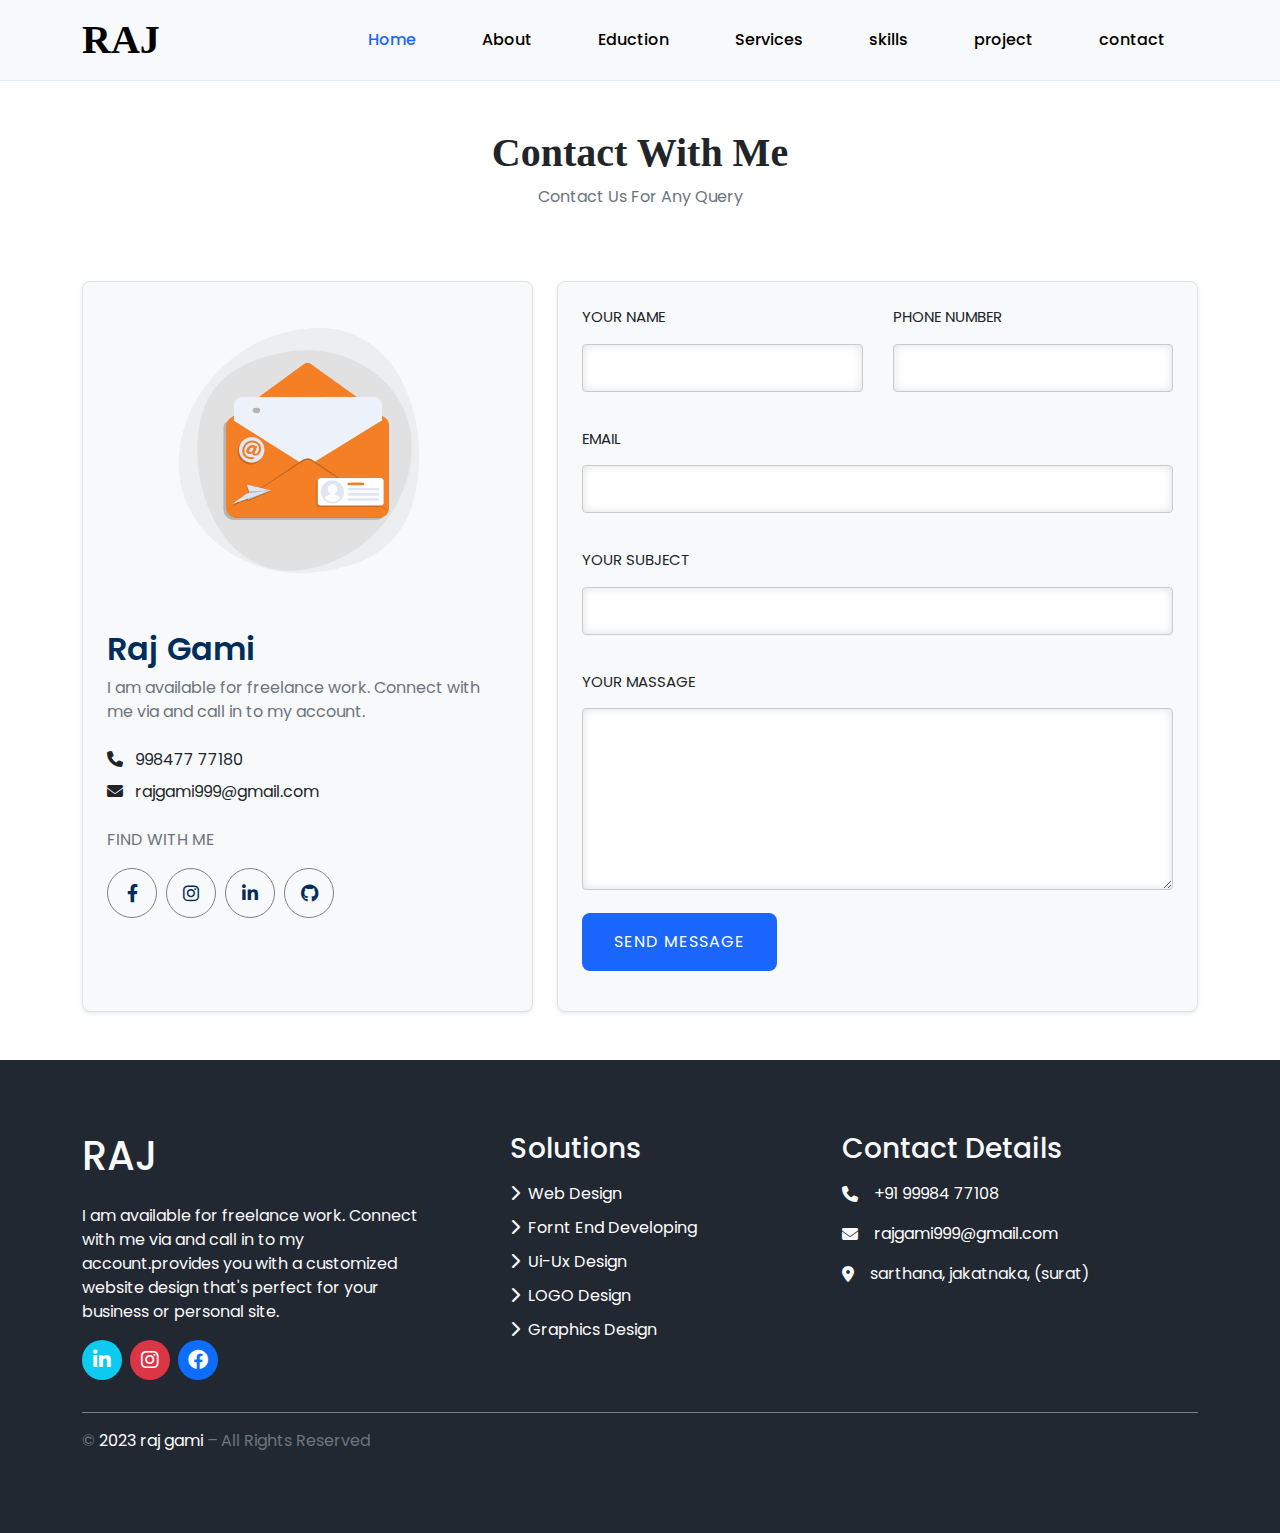
<file: my potfoliyo/Contact.html>
<!DOCTYPE html>
<html lang="en">
<head>
    <meta charset="UTF-8">
    <meta name="viewport" content="width=device-width, initial-scale=1.0">
    <title>Document</title>

     <!-- --------boostreap css file -->
     <link rel="stylesheet" href="css/bootstrap.min.css">
     <!-- --------font awesome icon css file -->
     <link rel="stylesheet" href="css/all.min.css">
     <!--custom css file  -->
     <link rel="stylesheet" href="css/potfoliyo_style.css">
     <!-- ---------------js file---------- -->
     <link rel="stylesheet" href="css/owl.carousel.min.css">
     <link rel="stylesheet" href="css/owl.theme.default.min.css">
 
</head>
<body>
    <!-- =============================nave bar============================= -->
    <div class="main_header">
        <nav class="navbar navbar-expand-lg bg-body-tertiary px-4  bg_theme">
              <div class="container">
                    <a class="navbar-brand" href="#">
                          <h1 class="fw-semibold m-0"> RAJ</h1>
                    </a>
                    <button class="navbar-toggler rounded-0" type="button" data-bs-toggle="collapse"
                          data-bs-target="#navbarSupportedContent" aria-controls="navbarSupportedContent"
                          aria-expanded="false" aria-label="Toggle navigation">
                          <span class="navbar-toggler-icon"></span>
                    </button>
                    <div class="collapse navbar-collapse" id="navbarSupportedContent">
                          <ul class="navbar-nav ms-auto mb-2 mb-lg-0">
                                <li class="nav-item">
                                      <a class="nav-link active" aria-current="page" href="index.html">Home</a>
                                </li>
                                <li class="nav-item">
                                      <a class="nav-link" href="About.html">About</a>
                                </li>
                                <li class="nav-item">
                                      <a class="nav-link" href="Eduction.html">Eduction </a>
                                </li>
                                <li class="nav-item">
                                      <a class="nav-link" href="Services.html">Services</a>
                                </li>
                                <li class="nav-item">
                                      <a class="nav-link" href="Skills.html">skills</a>
                                </li>
                                <li class="nav-item">
                                      <a class="nav-link" href="#">project</a>
                                </li>
                                <li class="nav-item">
                                      <a class="nav-link" href="Contact.html">contact</a>
                                </li>
                          </ul>
                    </div>
              </div>
        </nav>
  </div>
    <!-- ================================================= -->

      <!-- =======================================contact start ================================ -->
      <section>
        <div class="contact_part py-5" id="contact">
            <div class="container">
                <div class="title_text text-center w-75 m-auto mb-5">
                    <h1 class="fw-bold">Contact With Me</h1>
                    <p class="text-secondary">Contact Us For Any Query</p>
                </div>
                <div class="row">
                    <div class="col-lg-5 mt-4">
                        <div class="contact_left p-4">
                            <div class="thumbnail mb-4 text-center">
                                <!-- <img src="images/contact1.png" class="w-100 rounded-4 img-fluid" alt=""> -->
                                <img src="image/animation_500_lgz2zyxn.gif" class="" alt="">
                                <!-- <img src="images/95407-altered-contact-lottie.gif" class="rounded-4 img-fluid" alt=""> -->
                            </div>
                            <div class="title_area">
                                <h2 class="fw-semibold">Raj Gami</h2>
                                <p class="text-secondary">I am available for freelance work. Connect
                                    with me via and
                                    call in to my account.</p>
                            </div>
                            <div class="contact_info mt-4">
                                <a href="tel:+919106752692" class="d-block mb-2 text-dark"><i
                                        class="fa-solid fa-phone me-2"></i> 998477
                                    77180</a>
                                <a href="mailto:milanvamja15@gmail.com?subject=Mail from our Website" target="_blank"
                                    class="d-block text-dark"><i class="fa-solid fa-envelope me-2"></i>
                                    rajgami999@gmail.com</a>
                            </div>
                            <div class="social_info mt-4">
                                <p class="text-secondary">FIND WITH ME</p>
                                <div class="last_icon mt-2">
                                    <a href="https://www.facebook.com/profile.php?id=100032433589950" target="_blank"><i
                                            class="fa-brands fa-facebook-f"></i></a>
                                    <a href="https://www.instagram.com/_raj_gami_999_/" target="_blank"><i
                                            class="fa-brands fa-instagram"></i></a>
                                    <a href="https://www.linkedin.com/in/raj-gami-434495263/" target="_blank"><i
                                            class="fa-brands fa-linkedin-in"></i></a>
                                    <a href="https://github.com/Raj-Gami-0" target="_blank"><i
                                            class="fa-brands fa-github"></i></a>
                                </div>
                            </div>
                        </div>
                    </div>

                    <div class="col-lg-7 mt-4">
                        <div class="right_form_area p-4">
                            <form
                                action="https://script.google.com/macros/s/AKfycbzAlPK_z68aYZ6gTTiceJERC6BcQ3OobOzGpScvRr85tbzzBcEJPB5uLye-EJC076Ds/exec"
                                method="post">
                                <div class="form_row d-flex">
                                    <div class="form_left">
                                        <label for="">Your Name</label>
                                        <input type="text" id="fname" class="form-control1" fdprocessedid="1arr65"
                                            required name="fullname">
                                    </div>
                                    <div class="form_right">
                                        <label for="">phone number</label>
                                        <input type="text" id="fname" class="form-control1" fdprocessedid="rh15uf"
                                            required name="phonenumber">
                                    </div>
                                </div>
                                <div class="form_row">
                                    <label for="">email</label>
                                    <input type="email" id="fname" class="form-control1" fdprocessedid="fywanu" required
                                        name="email">
                                </div>
                                <div class="form_row">
                                    <label for="">Your Subject</label>
                                    <input type="text" id="fname" class="form-control1" fdprocessedid="m6p7f9"
                                        name="subject">
                                </div>
                                <div class="form_row">
                                    <label for="">Your Massage</label>
                                    <textarea type="text" cols="30" rows="7" id="fname" class="form-control2"
                                        name="message"></textarea>
                                </div>
                                <div class="form_row">
                                    <input type="submit" value="Send Message" class="btn1" fdprocessedid="ymu2jm">
                                </div>
                            </form>
                        </div>
                    </div>
                </div>
            </div>
        </div>
    </section>

    <!-- ==========================================footer start========================== -->
    <footer>
        <div class="footer_part container-fluid py-5">
            <div class="container">
                <div class="row justify-content-between">
                    <div class="col-lg-4 mt-4">
                        <div class="footer_part1">
                            <h1 class="mb-4"><a href="index.html" class="text-light">RAJ</a></h1>
                            <p class="text-light">I am available for freelance work. Connect with me via
                                and call in to
                                my account.provides you with a customized website design that's perfect
                                for your
                                business or personal site.</p>
                            <ul class="footer_last_icon mb-4 mt-3 p-0 d-flex">
                                <li class="me-2"><a href="https://www.linkedin.com/in/raj-gami-434495263/"
                                        target="_blank" class="bg-info text-white"><i
                                            class="fa-brands fa-linkedin-in"></i></a></li>
                                <li class="me-2"><a href="https://www.instagram.com/_raj_gami_999_/" target="_blank"
                                        class="bg-danger text-white"><i class="fa-brands fa-instagram"></i></a></li>
                                <li><a href="https://www.facebook.com/profile.php?id=100032433589950" target="_blank"
                                        class="bg-primary text-white"><i class="fa-brands fa-facebook"></i></a>
                                </li>
                            </ul>
                        </div>
                    </div>
                    <div class="col-lg-4 mt-4">
                        <div class="footer_part2 ms-0 ms-lg-5">
                            <h3 class="text-light mb-3">Solutions</h3>
                            <p><i class="fa-solid fa-chevron-right me-2 text-light"></i>Web Design</p>
                            <p><i class="fa-solid fa-chevron-right me-2 text-light"></i>Fornt End
                                Developing</p>
                            <p><i class="fa-solid fa-chevron-right me-2 text-light"></i>Ui-Ux Design</p>
                            <p><i class="fa-solid fa-chevron-right me-2 text-light"></i>LOGO Design</p>
                            <p><i class="fa-solid fa-chevron-right me-2 text-light"></i>Graphics Design
                            </p>
                        </div>
                    </div>
                    <div class="col-lg-4 mt-4">
                        <div class="footer_part3">
                            <h3 class="mb-3 text-light">Contact Details</h3>
                            <ul class="footer_contact_info m-0 p-0 text-light">
                                <li class="d-flex align-items-center mb-3"><i class="fa-solid fa-phone"></i>
                                    <a href="tel:+919998477108">
                                        <p class="mb-0 ms-3">+91 99984 77108</p>
                                    </a>
                                </li>
                                <li class="d-flex align-items-center mb-3"><i class="fa-solid fa-envelope"></i>
                                    <a href="mailto:rajgami999      @gmail.com?subject=Mail from our Website"
                                        target="_blank">
                                        <p class="mb-0 ms-3">rajgami999@gmail.com</p>
                                    </a>
                                </li>
                                <li class="d-flex align-items-center mb-3"><i class="fa-solid fa-location-dot"></i>
                                    <p class="mb-0 ms-3">sarthana, jakatnaka, (surat)</p>
                                </li>
                            </ul>
                        </div>
                    </div>
                </div>

                <div class="copy_right_part py-3 mt-2">
                    <p class="text-secondary">© <span class="text-white">2023 raj gami</span> – All Rights
                        Reserved
                    </p>
                </div>
            </div>
        </div>
    </footer>
    <!-- ====================================footer end========================= -->
    <!--============================== boostrep js file---==================-----===========- -->
    <script src="js/bootstrap.bundle.min.js"></script>
    <!-- js file -->
    <script src="js/jquery-3.6.3.min.js"></script>
    <script src="js/owl.carousel.min.js"></script>
    <script src="js/potfoliyo_script.js"></script>
</body>
</html>
</file>
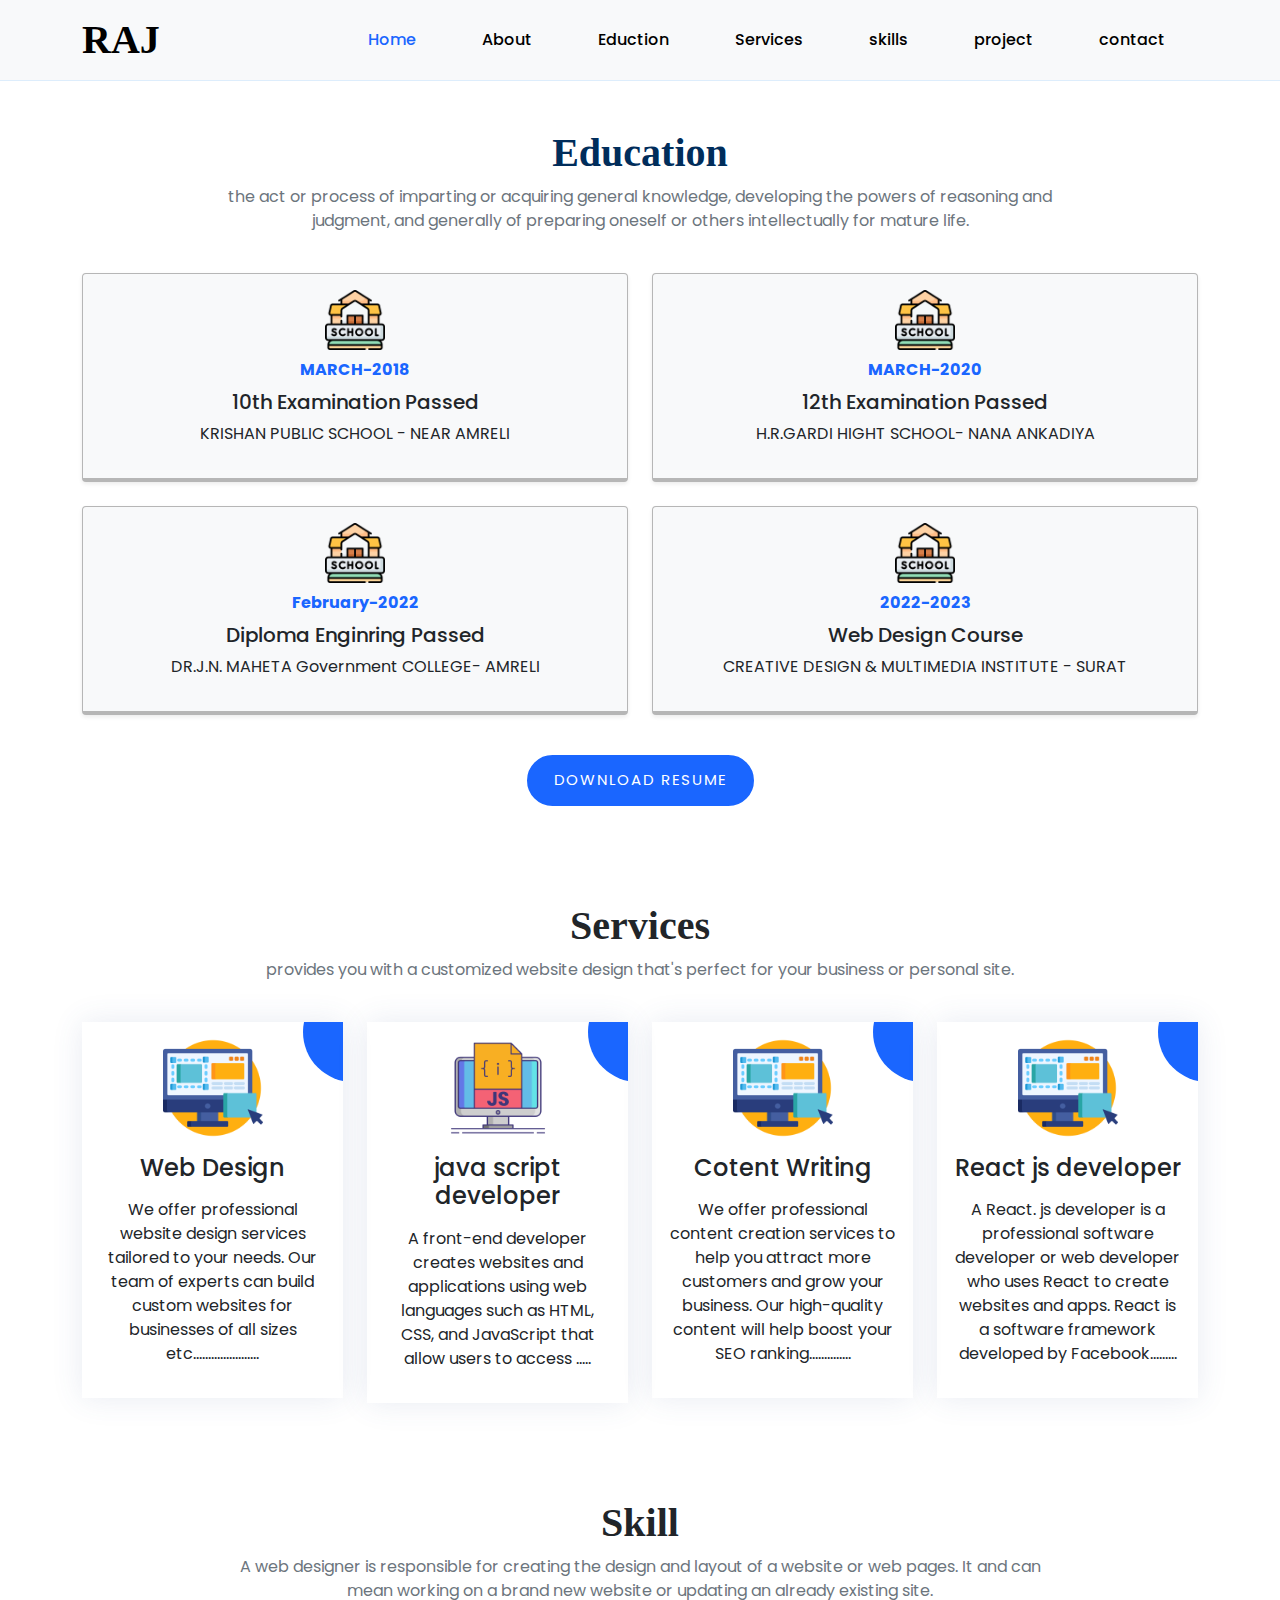
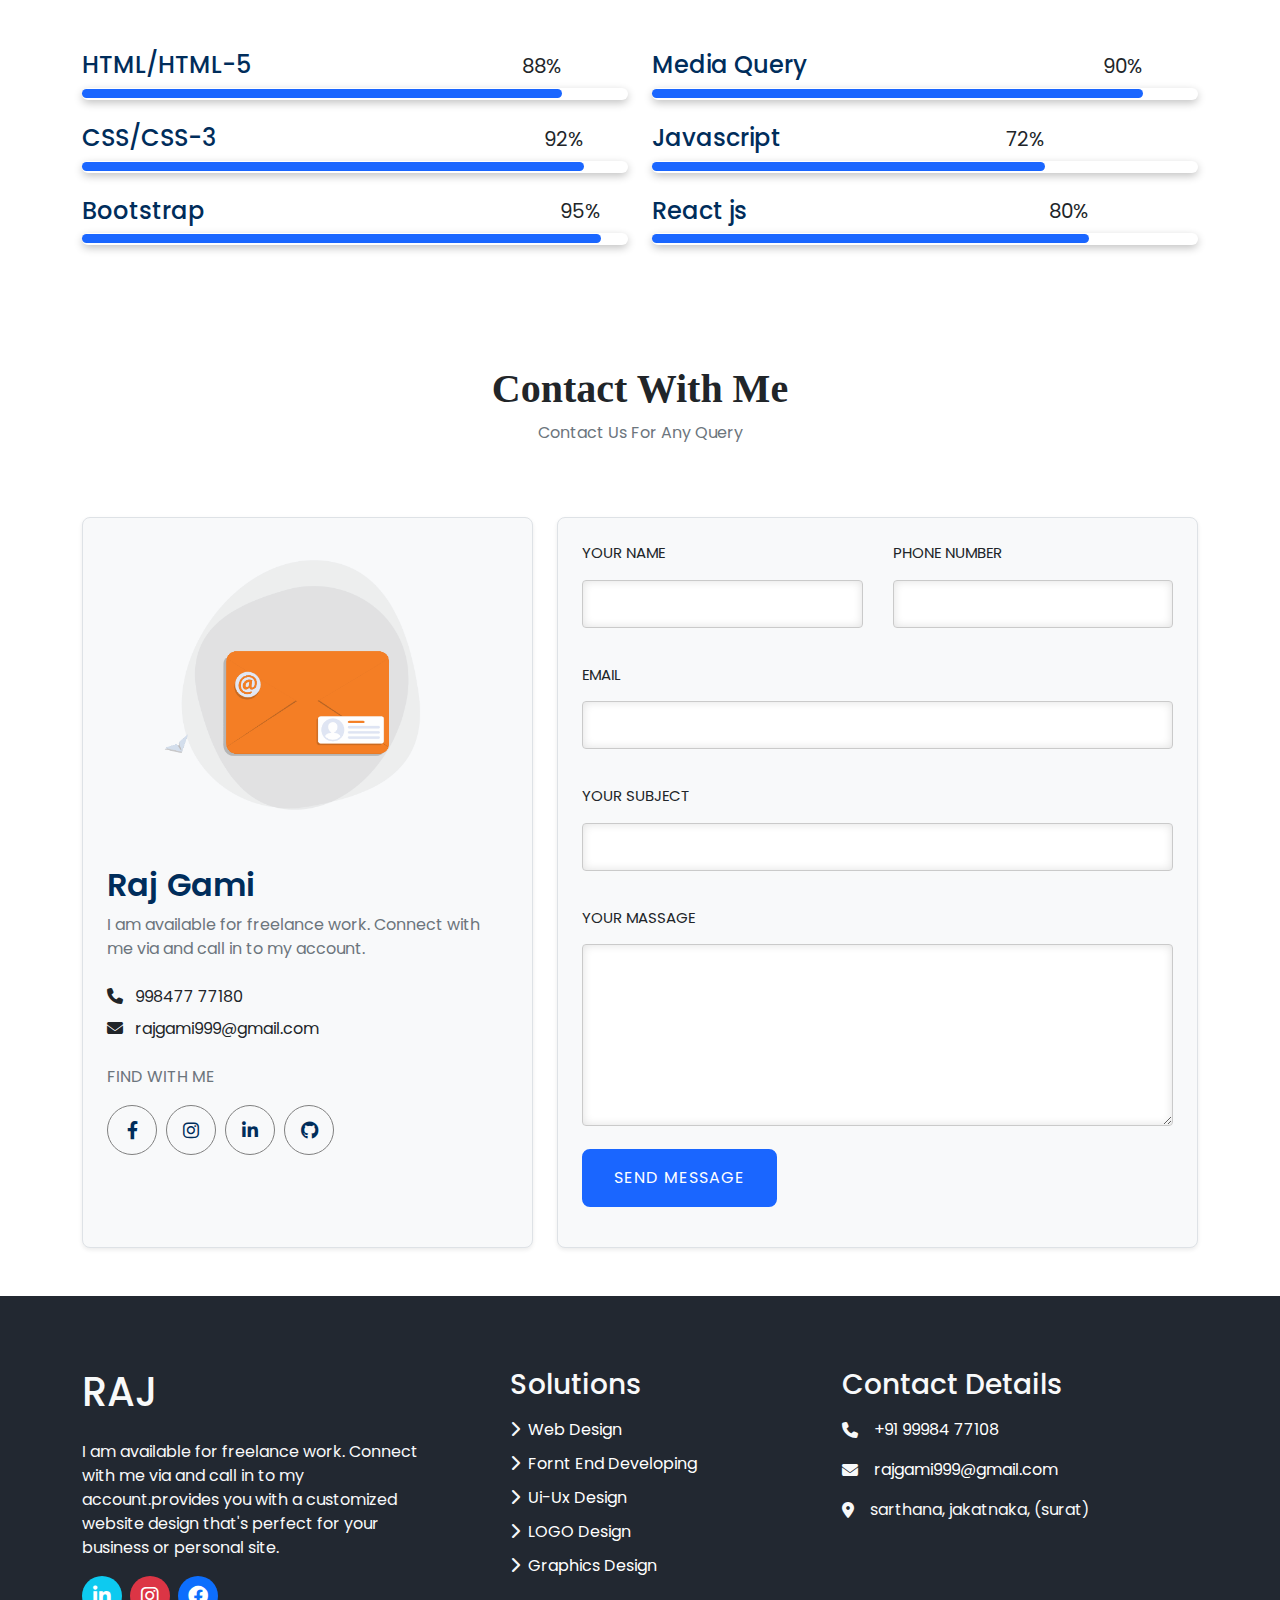
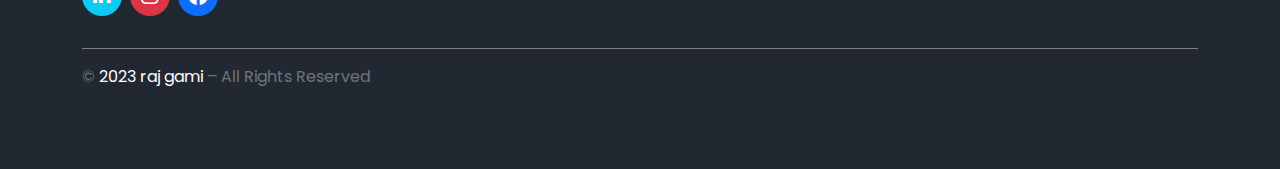
<file: my potfoliyo/Eduction.html>
<!DOCTYPE html>
<html lang="en">

<head>
    <meta charset="UTF-8">
    <meta name="viewport" content="width=device-width, initial-scale=1.0">
    <title>Raj Gami potfoliyo</title>
    <!-- --------boostreap css file -->
    <link rel="stylesheet" href="css/bootstrap.min.css">
    <!-- --------font awesome icon css file -->
    <link rel="stylesheet" href="css/all.min.css">
    <!--custom css file  -->
    <link rel="stylesheet" href="css/potfoliyo_style.css">
    <!-- ---------------js file---------- -->
    <link rel="stylesheet" href="css/owl.carousel.min.css">
    <link rel="stylesheet" href="css/owl.theme.default.min.css">
</head>

<body>
    <!-- =============================nave bar============================= -->
    <div class="main_header">
        <nav class="navbar navbar-expand-lg bg-body-tertiary px-4  bg_theme">
              <div class="container">
                    <a class="navbar-brand" href="#">
                          <h1 class="fw-semibold m-0"> RAJ</h1>
                    </a>
                    <button class="navbar-toggler rounded-0" type="button" data-bs-toggle="collapse"
                          data-bs-target="#navbarSupportedContent" aria-controls="navbarSupportedContent"
                          aria-expanded="false" aria-label="Toggle navigation">
                          <span class="navbar-toggler-icon"></span>
                    </button>
                    <div class="collapse navbar-collapse" id="navbarSupportedContent">
                          <ul class="navbar-nav ms-auto mb-2 mb-lg-0">
                                <li class="nav-item">
                                      <a class="nav-link active" aria-current="page" href="index.html">Home</a>
                                </li>
                                <li class="nav-item">
                                      <a class="nav-link" href="About.html">About</a>
                                </li>
                                <li class="nav-item">
                                      <a class="nav-link" href="Eduction.html">Eduction </a>
                                </li>
                                <li class="nav-item">
                                      <a class="nav-link" href="Services.html">Services</a>
                                </li>
                                <li class="nav-item">
                                      <a class="nav-link" href="Skills.html">skills</a>
                                </li>
                                <li class="nav-item">
                                      <a class="nav-link" href="#">project</a>
                                </li>
                                <li class="nav-item">
                                      <a class="nav-link" href="Contact.html">contact</a>
                                </li>
                          </ul>
                    </div>
              </div>
        </nav>
  </div>
    <!-- ================================================= -->
    <!-- ===========================================Education start==================================================== -->
    <section>
        <div class="education container-fluid py-5">
            <div class="container">
                <div class="text-center w-75 m-auto mb-3">
                    <h1 class="fw-bold blue_color">Education</h1>
                    <p class="text-secondary">the act or process of imparting or acquiring general knowledge,
                        developing
                        the powers of
                        reasoning and judgment, and generally of preparing oneself or others intellectually
                        for mature
                        life.</p>
                </div>
                <div class="row">
                    <div class="col-xxl-3 col-md-6 mt-4">
                        <div class="box p-3 text-center">
                            <div class="education_imag mb-2">
                                <img src="image/school.png" alt="">
                            </div>
                            <span class="fw-bold text-orange">MARCH-2018</span>
                            <h5 class="mt-2">10th Examination Passed</h5>
                            <p>KRISHAN PUBLIC SCHOOL - NEAR AMRELI </p>
                        </div>
                    </div>
                    <div class="col-xxl-3 col-md-6 mt-4">
                        <div class="box p-3 text-center">
                            <div class="education_imag mb-2">
                                <img src="image/school.png" alt="">
                            </div>
                            <span class="fw-bold text-orange">MARCH-2020</span>
                            <h5 class="mt-2">12th Examination Passed</h5>
                            <p>H.R.GARDI HIGHT SCHOOL- NANA ANKADIYA</p>
                        </div>
                    </div>
                    <div class="col-xxl-3 col-md-6 mt-4">
                        <div class="box p-3 text-center">
                            <div class="education_imag mb-2">
                                <img src="image/school.png" alt="">
                            </div>
                            <span class="fw-bold text-orange">February-2022</span>
                            <h5 class="mt-2">Diploma Enginring Passed</h5>
                            <p>DR.J.N. MAHETA Government COLLEGE- AMRELI</p>
                        </div>
                    </div>
                    <div class="col-xxl-3 col-md-6 mt-4">
                        <div class="box p-3 text-center">
                            <div class="education_imag mb-2">
                                <img src="image/school.png" alt="">
                            </div>
                            <span class="fw-bold text-orange">2022-2023</span>
                            <h5 class="mt-2">Web Design Course</h5>
                            <p>CREATIVE DESIGN & MULTIMEDIA INSTITUTE - SURAT</p>
                        </div>
                    </div>
                    <div class="col-12 text-center mt-4">
                        <a href="#" class="cv_btn bg-yellow text-start mt-3"> DOWNLOAD RESUME</a>
                    </div>
                </div>
            </div>
        </div>
    </section>
    <!-- ===========================Education end================================================ -->
    <!-- =========================================services start============================== -->
    <section>
        <div class="services_part container-fluid py-5">
            <div class="container">
                <div class="title_text text-center w-75 m-auto mb-3">
                    <h1 class="fw-bold">Services</h1>
                    <p class="text-secondary">provides you with a customized website design that's perfect for
                        your
                        business or personal site.</p>
                </div>
                <div class="row justify-content-center">
                    <div class="col-xl-3 col-md-6 mt-4">
                        <div class="cart p-3 text-center">
                            <div class="rouded_layer"></div>
                            <div class="cart_image">
                                <img src="image/ux.png" alt="">
                                <h4 class="my-3">Web Design</h4>
                                <p>We offer professional website design services tailored to your needs.
                                    Our team of
                                    experts can build custom websites for businesses of all sizes
                                    etc......................</p>
                            </div>
                        </div>
                    </div>
                    <div class="col-xl-3 col-md-6 mt-4">
                        <div class="cart p-3 text-center">
                            <div class="rouded_layer"></div>
                            <div class="cart_image">
                                <img src="image/java script.png" alt="">
                                <h4 class="my-3">java script developer</h4>
                                <p>A front-end developer creates websites and applications using web
                                    languages such as HTML, CSS, and JavaScript that allow users to
                                    access .....</p>
                            </div>
                        </div>
                    </div>
                    <div class="col-xl-3 col-md-6 mt-4">
                        <div class="cart p-3 text-center">
                            <div class="rouded_layer"></div>
                            <div class="cart_image">
                                <img src="image/ux.png" alt="">
                                <h4 class="my-3">Cotent Writing</h4>
                                <p> We offer professional content creation services to help you attract
                                    more customers
                                    and
                                    grow your business. Our high-quality content will help boost your
                                    SEO ranking..............
                                </p>
                            </div>
                        </div>
                    </div>
                    <div class="col-xl-3 col-md-6 mt-4">
                        <div class="cart p-3 text-center">
                            <div class="rouded_layer"></div>
                            <div class="cart_image">
                                <img src="image/ux.png" alt="">
                                <h4 class="my-3">React js developer</h4>
                                <p>A React. js developer is a professional software developer or web
                                    developer who uses React to create websites and apps. React is a
                                    software framework developed by Facebook.........</p>
                            </div>
                        </div>
                    </div>
                </div>
            </div>
        </div>
    </section>
    <!-- =========================================services end ============================== -->
    <!-- ======================================skill section=========================== -->
    <section>
        <div class="skill container-fluid py-5" id="skill">
            <div class="container">
                <div class="title_text text-center w-75 m-auto mb-5">
                    <h1 class="fw-bold">Skill</h1>
                    <p class="text-secondary">A web designer is responsible for creating the design and layout
                        of a
                        website or web pages. It and can mean working on a brand new website or updating an
                        already
                        existing site.</p>
                </div>
                <div class="row justify-content-between">
                    <div class="col-md-6">
                        <div class="pogress_row mb-4">
                            <div class="pogres_text">
                                <h4>HTML/HTML-5</h4>
                                <div class="pogress">
                                    <div class="move_pogress move_pogress3">
                                        <span>88%</span>
                                    </div>
                                </div>
                            </div>
                        </div>

                        <div class="pogress_row mb-4">
                            <div class="pogres_text">
                                <h4>CSS/CSS-3</h4>
                                <div class="pogress">
                                    <div class="move_pogress move_pogress4">
                                        <span>92%</span>
                                    </div>
                                </div>
                            </div>
                        </div>
                        <div class="pogress_row mb-4">
                            <div class="pogres_text">
                                <h4>Bootstrap</h4>
                                <div class="pogress">
                                    <div class="move_pogress move_pogress5">
                                        <span>95%</span>
                                    </div>
                                </div>
                            </div>
                        </div>
                    </div>
                    <div class="col-md-6">
                        <div class="pogress_row mb-4">
                            <div class="pogres_text">
                                <h4>Media Query</h4>
                                <div class="pogress">
                                    <div class="move_pogress move_pogress6">
                                        <span>90%</span>
                                    </div>
                                </div>
                            </div>
                        </div>

                        <div class="pogress_row mb-4">
                            <div class="pogres_text">
                                <h4>Javascript</h4>
                                <div class="pogress">
                                    <div class="move_pogress move_pogress7">
                                        <span>72%</span>
                                    </div>
                                </div>
                            </div>
                        </div>

                        <div class="pogress_row mb-4">
                            <div class="pogres_text">
                                <h4>React js</h4>
                                <div class="pogress">
                                    <div class="move_pogress move_pogress8">
                                        <span>80%</span>
                                    </div>
                                </div>
                            </div>
                        </div>

                    </div>
                </div>
            </div>
        </div>
    </section>
    <!-- ===============================skill section end======================================== -->

    <!-- =======================================contact start ================================ -->
    <section>
        <div class="contact_part py-5" id="contact">
            <div class="container">
                <div class="title_text text-center w-75 m-auto mb-5">
                    <h1 class="fw-bold">Contact With Me</h1>
                    <p class="text-secondary">Contact Us For Any Query</p>
                </div>
                <div class="row">
                    <div class="col-lg-5 mt-4">
                        <div class="contact_left p-4">
                            <div class="thumbnail mb-4 text-center">
                                <!-- <img src="images/contact1.png" class="w-100 rounded-4 img-fluid" alt=""> -->
                                <img src="image/animation_500_lgz2zyxn.gif" class="" alt="">
                                <!-- <img src="images/95407-altered-contact-lottie.gif" class="rounded-4 img-fluid" alt=""> -->
                            </div>
                            <div class="title_area">
                                <h2 class="fw-semibold">Raj Gami</h2>
                                <p class="text-secondary">I am available for freelance work. Connect
                                    with me via and
                                    call in to my account.</p>
                            </div>
                            <div class="contact_info mt-4">
                                <a href="tel:+919106752692" class="d-block mb-2 text-dark"><i
                                        class="fa-solid fa-phone me-2"></i> 998477
                                    77180</a>
                                <a href="mailto:milanvamja15@gmail.com?subject=Mail from our Website" target="_blank"
                                    class="d-block text-dark"><i class="fa-solid fa-envelope me-2"></i>
                                    rajgami999@gmail.com</a>
                            </div>
                            <div class="social_info mt-4">
                                <p class="text-secondary">FIND WITH ME</p>
                                <div class="last_icon mt-2">
                                    <a href="https://www.facebook.com/profile.php?id=100032433589950" target="_blank"><i
                                            class="fa-brands fa-facebook-f"></i></a>
                                    <a href="https://www.instagram.com/_raj_gami_999_/" target="_blank"><i
                                            class="fa-brands fa-instagram"></i></a>
                                    <a href="https://www.linkedin.com/in/raj-gami-434495263/" target="_blank"><i
                                            class="fa-brands fa-linkedin-in"></i></a>
                                    <a href="https://github.com/Raj-Gami-0" target="_blank"><i
                                            class="fa-brands fa-github"></i></a>
                                </div>
                            </div>
                        </div>
                    </div>

                    <div class="col-lg-7 mt-4">
                        <div class="right_form_area p-4">
                            <form
                                action="https://script.google.com/macros/s/AKfycbzAlPK_z68aYZ6gTTiceJERC6BcQ3OobOzGpScvRr85tbzzBcEJPB5uLye-EJC076Ds/exec"
                                method="post">
                                <div class="form_row d-flex">
                                    <div class="form_left">
                                        <label for="">Your Name</label>
                                        <input type="text" id="fname" class="form-control1" fdprocessedid="1arr65"
                                            required name="fullname">
                                    </div>
                                    <div class="form_right">
                                        <label for="">phone number</label>
                                        <input type="text" id="fname" class="form-control1" fdprocessedid="rh15uf"
                                            required name="phonenumber">
                                    </div>
                                </div>
                                <div class="form_row">
                                    <label for="">email</label>
                                    <input type="email" id="fname" class="form-control1" fdprocessedid="fywanu" required
                                        name="email">
                                </div>
                                <div class="form_row">
                                    <label for="">Your Subject</label>
                                    <input type="text" id="fname" class="form-control1" fdprocessedid="m6p7f9"
                                        name="subject">
                                </div>
                                <div class="form_row">
                                    <label for="">Your Massage</label>
                                    <textarea type="text" cols="30" rows="7" id="fname" class="form-control2"
                                        name="message"></textarea>
                                </div>
                                <div class="form_row">
                                    <input type="submit" value="Send Message" class="btn1" fdprocessedid="ymu2jm">
                                </div>
                            </form>
                        </div>
                    </div>
                </div>
            </div>
        </div>
    </section>

    <!-- ==========================================footer start========================== -->
    <footer>
        <div class="footer_part container-fluid py-5">
            <div class="container">
                <div class="row justify-content-between">
                    <div class="col-lg-4 mt-4">
                        <div class="footer_part1">
                            <h1 class="mb-4"><a href="index.html" class="text-light">RAJ</a></h1>
                            <p class="text-light">I am available for freelance work. Connect with me via
                                and call in to
                                my account.provides you with a customized website design that's perfect
                                for your
                                business or personal site.</p>
                            <ul class="footer_last_icon mb-4 mt-3 p-0 d-flex">
                                <li class="me-2"><a href="https://www.linkedin.com/in/raj-gami-434495263/"
                                        target="_blank" class="bg-info text-white"><i
                                            class="fa-brands fa-linkedin-in"></i></a></li>
                                <li class="me-2"><a href="https://www.instagram.com/_raj_gami_999_/" target="_blank"
                                        class="bg-danger text-white"><i class="fa-brands fa-instagram"></i></a></li>
                                <li><a href="https://www.facebook.com/profile.php?id=100032433589950" target="_blank"
                                        class="bg-primary text-white"><i class="fa-brands fa-facebook"></i></a>
                                </li>
                            </ul>
                        </div>
                    </div>
                    <div class="col-lg-4 mt-4">
                        <div class="footer_part2 ms-0 ms-lg-5">
                            <h3 class="text-light mb-3">Solutions</h3>
                            <p><i class="fa-solid fa-chevron-right me-2 text-light"></i>Web Design</p>
                            <p><i class="fa-solid fa-chevron-right me-2 text-light"></i>Fornt End
                                Developing</p>
                            <p><i class="fa-solid fa-chevron-right me-2 text-light"></i>Ui-Ux Design</p>
                            <p><i class="fa-solid fa-chevron-right me-2 text-light"></i>LOGO Design</p>
                            <p><i class="fa-solid fa-chevron-right me-2 text-light"></i>Graphics Design
                            </p>
                        </div>
                    </div>
                    <div class="col-lg-4 mt-4">
                        <div class="footer_part3">
                            <h3 class="mb-3 text-light">Contact Details</h3>
                            <ul class="footer_contact_info m-0 p-0 text-light">
                                <li class="d-flex align-items-center mb-3"><i class="fa-solid fa-phone"></i>
                                    <a href="tel:+919998477108">
                                        <p class="mb-0 ms-3">+91 99984 77108</p>
                                    </a>
                                </li>
                                <li class="d-flex align-items-center mb-3"><i class="fa-solid fa-envelope"></i>
                                    <a href="mailto:rajgami999      @gmail.com?subject=Mail from our Website"
                                        target="_blank">
                                        <p class="mb-0 ms-3">rajgami999@gmail.com</p>
                                    </a>
                                </li>
                                <li class="d-flex align-items-center mb-3"><i class="fa-solid fa-location-dot"></i>
                                    <p class="mb-0 ms-3">sarthana, jakatnaka, (surat)</p>
                                </li>
                            </ul>
                        </div>
                    </div>
                </div>

                <div class="copy_right_part py-3 mt-2">
                    <p class="text-secondary">© <span class="text-white">2023 raj gami</span> – All Rights
                        Reserved
                    </p>
                </div>
            </div>
        </div>
    </footer>
    <!-- ====================================footer end========================= -->
    <!--============================== boostrep js file---==================-----===========- -->
    <script src="js/bootstrap.bundle.min.js"></script>
    <!-- js file -->
    <script src="js/jquery-3.6.3.min.js"></script>
    <script src="js/owl.carousel.min.js"></script>
    <script src="js/potfoliyo_script.js"></script>
</body>

</html>
</file>
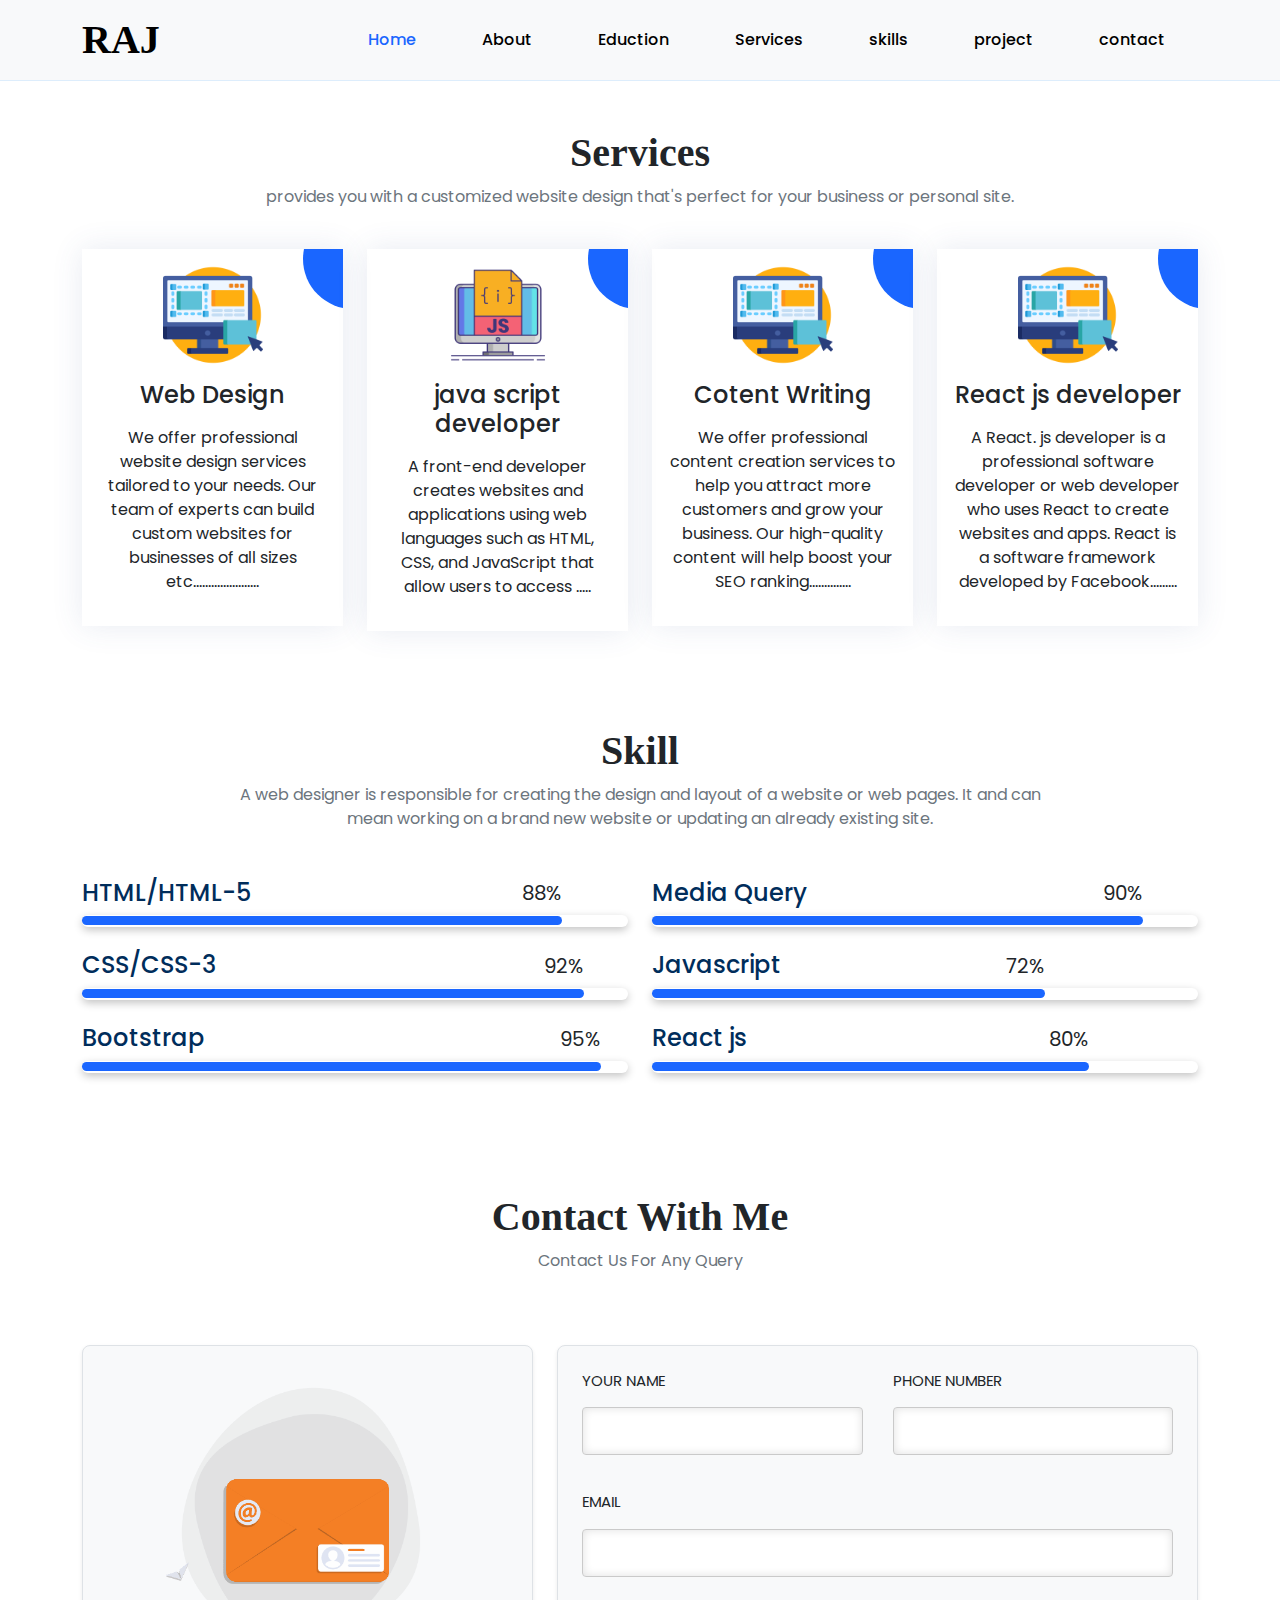
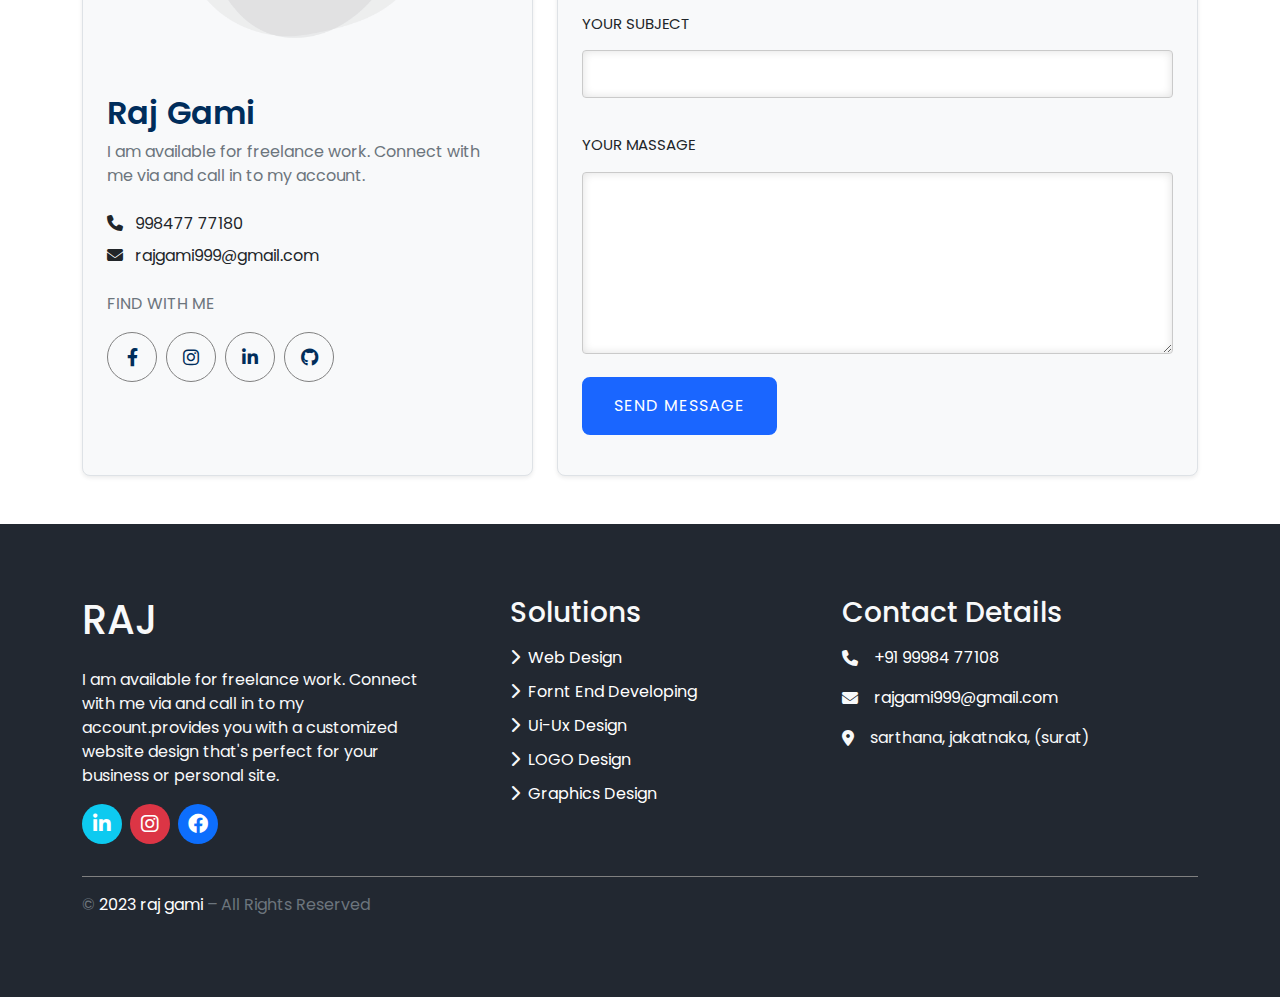
<file: my potfoliyo/Services.html>
<!DOCTYPE html>
<html lang="en">
<head>
    <meta charset="UTF-8">
    <meta name="viewport" content="width=device-width, initial-scale=1.0">
    <title>Document</title>

    <!-- --------boostreap css file -->
    <link rel="stylesheet" href="css/bootstrap.min.css">
    <!-- --------font awesome icon css file -->
    <link rel="stylesheet" href="css/all.min.css">
    <!--custom css file  -->
    <link rel="stylesheet" href="css/potfoliyo_style.css">
    <!-- ---------------js file---------- -->
    <link rel="stylesheet" href="css/owl.carousel.min.css">
    <link rel="stylesheet" href="css/owl.theme.default.min.css">


</head>
<body>
    <!-- =============================nave bar============================= -->
    <div class="main_header">
        <nav class="navbar navbar-expand-lg bg-body-tertiary px-4  bg_theme">
              <div class="container">
                    <a class="navbar-brand" href="#">
                          <h1 class="fw-semibold m-0"> RAJ</h1>
                    </a>
                    <button class="navbar-toggler rounded-0" type="button" data-bs-toggle="collapse"
                          data-bs-target="#navbarSupportedContent" aria-controls="navbarSupportedContent"
                          aria-expanded="false" aria-label="Toggle navigation">
                          <span class="navbar-toggler-icon"></span>
                    </button>
                    <div class="collapse navbar-collapse" id="navbarSupportedContent">
                          <ul class="navbar-nav ms-auto mb-2 mb-lg-0">
                                <li class="nav-item">
                                      <a class="nav-link active" aria-current="page" href="index.html">Home</a>
                                </li>
                                <li class="nav-item">
                                      <a class="nav-link" href="About.html">About</a>
                                </li>
                                <li class="nav-item">
                                      <a class="nav-link" href="Eduction.html">Eduction </a>
                                </li>
                                <li class="nav-item">
                                      <a class="nav-link" href="Services.html">Services</a>
                                </li>
                                <li class="nav-item">
                                      <a class="nav-link" href="Skills.html">skills</a>
                                </li>
                                <li class="nav-item">
                                      <a class="nav-link" href="#">project</a>
                                </li>
                                <li class="nav-item">
                                      <a class="nav-link" href="Contact.html">contact</a>
                                </li>
                          </ul>
                    </div>
              </div>
        </nav>
  </div>
    <!-- ================================================= -->

       <!-- =========================================services start============================== -->
       <section>
        <div class="services_part container-fluid py-5">
            <div class="container">
                <div class="title_text text-center w-75 m-auto mb-3">
                    <h1 class="fw-bold">Services</h1>
                    <p class="text-secondary">provides you with a customized website design that's perfect for
                        your
                        business or personal site.</p>
                </div>
                <div class="row justify-content-center">
                    <div class="col-xl-3 col-md-6 mt-4">
                        <div class="cart p-3 text-center">
                            <div class="rouded_layer"></div>
                            <div class="cart_image">
                                <img src="image/ux.png" alt="">
                                <h4 class="my-3">Web Design</h4>
                                <p>We offer professional website design services tailored to your needs.
                                    Our team of
                                    experts can build custom websites for businesses of all sizes
                                    etc......................</p>
                            </div>
                        </div>
                    </div>
                    <div class="col-xl-3 col-md-6 mt-4">
                        <div class="cart p-3 text-center">
                            <div class="rouded_layer"></div>
                            <div class="cart_image">
                                <img src="image/java script.png" alt="">
                                <h4 class="my-3">java script developer</h4>
                                <p>A front-end developer creates websites and applications using web
                                    languages such as HTML, CSS, and JavaScript that allow users to
                                    access .....</p>
                            </div>
                        </div>
                    </div>
                    <div class="col-xl-3 col-md-6 mt-4">
                        <div class="cart p-3 text-center">
                            <div class="rouded_layer"></div>
                            <div class="cart_image">
                                <img src="image/ux.png" alt="">
                                <h4 class="my-3">Cotent Writing</h4>
                                <p> We offer professional content creation services to help you attract
                                    more customers
                                    and
                                    grow your business. Our high-quality content will help boost your
                                    SEO ranking..............
                                </p>
                            </div>
                        </div>
                    </div>
                    <div class="col-xl-3 col-md-6 mt-4">
                        <div class="cart p-3 text-center">
                            <div class="rouded_layer"></div>
                            <div class="cart_image">
                                <img src="image/ux.png" alt="">
                                <h4 class="my-3">React js developer</h4>
                                <p>A React. js developer is a professional software developer or web
                                    developer who uses React to create websites and apps. React is a
                                    software framework developed by Facebook.........</p>
                            </div>
                        </div>
                    </div>
                </div>
            </div>
        </div>
    </section>
    <!-- =========================================services end ============================== -->
    <!-- ======================================skill section=========================== -->
    <section>
        <div class="skill container-fluid py-5" id="skill">
            <div class="container">
                <div class="title_text text-center w-75 m-auto mb-5">
                    <h1 class="fw-bold">Skill</h1>
                    <p class="text-secondary">A web designer is responsible for creating the design and layout
                        of a
                        website or web pages. It and can mean working on a brand new website or updating an
                        already
                        existing site.</p>
                </div>
                <div class="row justify-content-between">
                    <div class="col-md-6">
                        <div class="pogress_row mb-4">
                            <div class="pogres_text">
                                <h4>HTML/HTML-5</h4>
                                <div class="pogress">
                                    <div class="move_pogress move_pogress3">
                                        <span>88%</span>
                                    </div>
                                </div>
                            </div>
                        </div>

                        <div class="pogress_row mb-4">
                            <div class="pogres_text">
                                <h4>CSS/CSS-3</h4>
                                <div class="pogress">
                                    <div class="move_pogress move_pogress4">
                                        <span>92%</span>
                                    </div>
                                </div>
                            </div>
                        </div>
                        <div class="pogress_row mb-4">
                            <div class="pogres_text">
                                <h4>Bootstrap</h4>
                                <div class="pogress">
                                    <div class="move_pogress move_pogress5">
                                        <span>95%</span>
                                    </div>
                                </div>
                            </div>
                        </div>
                    </div>
                    <div class="col-md-6">
                        <div class="pogress_row mb-4">
                            <div class="pogres_text">
                                <h4>Media Query</h4>
                                <div class="pogress">
                                    <div class="move_pogress move_pogress6">
                                        <span>90%</span>
                                    </div>
                                </div>
                            </div>
                        </div>

                        <div class="pogress_row mb-4">
                            <div class="pogres_text">
                                <h4>Javascript</h4>
                                <div class="pogress">
                                    <div class="move_pogress move_pogress7">
                                        <span>72%</span>
                                    </div>
                                </div>
                            </div>
                        </div>

                        <div class="pogress_row mb-4">
                            <div class="pogres_text">
                                <h4>React js</h4>
                                <div class="pogress">
                                    <div class="move_pogress move_pogress8">
                                        <span>80%</span>
                                    </div>
                                </div>
                            </div>
                        </div>

                    </div>
                </div>
            </div>
        </div>
    </section>
    <!-- ===============================skill section end======================================== -->

    <!-- =======================================contact start ================================ -->
    <section>
        <div class="contact_part py-5" id="contact">
            <div class="container">
                <div class="title_text text-center w-75 m-auto mb-5">
                    <h1 class="fw-bold">Contact With Me</h1>
                    <p class="text-secondary">Contact Us For Any Query</p>
                </div>
                <div class="row">
                    <div class="col-lg-5 mt-4">
                        <div class="contact_left p-4">
                            <div class="thumbnail mb-4 text-center">
                                <!-- <img src="images/contact1.png" class="w-100 rounded-4 img-fluid" alt=""> -->
                                <img src="image/animation_500_lgz2zyxn.gif" class="" alt="">
                                <!-- <img src="images/95407-altered-contact-lottie.gif" class="rounded-4 img-fluid" alt=""> -->
                            </div>
                            <div class="title_area">
                                <h2 class="fw-semibold">Raj Gami</h2>
                                <p class="text-secondary">I am available for freelance work. Connect
                                    with me via and
                                    call in to my account.</p>
                            </div>
                            <div class="contact_info mt-4">
                                <a href="tel:+919106752692" class="d-block mb-2 text-dark"><i
                                        class="fa-solid fa-phone me-2"></i> 998477
                                    77180</a>
                                <a href="mailto:milanvamja15@gmail.com?subject=Mail from our Website" target="_blank"
                                    class="d-block text-dark"><i class="fa-solid fa-envelope me-2"></i>
                                    rajgami999@gmail.com</a>
                            </div>
                            <div class="social_info mt-4">
                                <p class="text-secondary">FIND WITH ME</p>
                                <div class="last_icon mt-2">
                                    <a href="https://www.facebook.com/profile.php?id=100032433589950" target="_blank"><i
                                            class="fa-brands fa-facebook-f"></i></a>
                                    <a href="https://www.instagram.com/_raj_gami_999_/" target="_blank"><i
                                            class="fa-brands fa-instagram"></i></a>
                                    <a href="https://www.linkedin.com/in/raj-gami-434495263/" target="_blank"><i
                                            class="fa-brands fa-linkedin-in"></i></a>
                                    <a href="https://github.com/Raj-Gami-0" target="_blank"><i
                                            class="fa-brands fa-github"></i></a>
                                </div>
                            </div>
                        </div>
                    </div>

                    <div class="col-lg-7 mt-4">
                        <div class="right_form_area p-4">
                            <form
                                action="https://script.google.com/macros/s/AKfycbzAlPK_z68aYZ6gTTiceJERC6BcQ3OobOzGpScvRr85tbzzBcEJPB5uLye-EJC076Ds/exec"
                                method="post">
                                <div class="form_row d-flex">
                                    <div class="form_left">
                                        <label for="">Your Name</label>
                                        <input type="text" id="fname" class="form-control1" fdprocessedid="1arr65"
                                            required name="fullname">
                                    </div>
                                    <div class="form_right">
                                        <label for="">phone number</label>
                                        <input type="text" id="fname" class="form-control1" fdprocessedid="rh15uf"
                                            required name="phonenumber">
                                    </div>
                                </div>
                                <div class="form_row">
                                    <label for="">email</label>
                                    <input type="email" id="fname" class="form-control1" fdprocessedid="fywanu" required
                                        name="email">
                                </div>
                                <div class="form_row">
                                    <label for="">Your Subject</label>
                                    <input type="text" id="fname" class="form-control1" fdprocessedid="m6p7f9"
                                        name="subject">
                                </div>
                                <div class="form_row">
                                    <label for="">Your Massage</label>
                                    <textarea type="text" cols="30" rows="7" id="fname" class="form-control2"
                                        name="message"></textarea>
                                </div>
                                <div class="form_row">
                                    <input type="submit" value="Send Message" class="btn1" fdprocessedid="ymu2jm">
                                </div>
                            </form>
                        </div>
                    </div>
                </div>
            </div>
        </div>
    </section>

    <!-- ==========================================footer start========================== -->
    <footer>
        <div class="footer_part container-fluid py-5">
            <div class="container">
                <div class="row justify-content-between">
                    <div class="col-lg-4 mt-4">
                        <div class="footer_part1">
                            <h1 class="mb-4"><a href="index.html" class="text-light">RAJ</a></h1>
                            <p class="text-light">I am available for freelance work. Connect with me via
                                and call in to
                                my account.provides you with a customized website design that's perfect
                                for your
                                business or personal site.</p>
                            <ul class="footer_last_icon mb-4 mt-3 p-0 d-flex">
                                <li class="me-2"><a href="https://www.linkedin.com/in/raj-gami-434495263/"
                                        target="_blank" class="bg-info text-white"><i
                                            class="fa-brands fa-linkedin-in"></i></a></li>
                                <li class="me-2"><a href="https://www.instagram.com/_raj_gami_999_/" target="_blank"
                                        class="bg-danger text-white"><i class="fa-brands fa-instagram"></i></a></li>
                                <li><a href="https://www.facebook.com/profile.php?id=100032433589950" target="_blank"
                                        class="bg-primary text-white"><i class="fa-brands fa-facebook"></i></a>
                                </li>
                            </ul>
                        </div>
                    </div>
                    <div class="col-lg-4 mt-4">
                        <div class="footer_part2 ms-0 ms-lg-5">
                            <h3 class="text-light mb-3">Solutions</h3>
                            <p><i class="fa-solid fa-chevron-right me-2 text-light"></i>Web Design</p>
                            <p><i class="fa-solid fa-chevron-right me-2 text-light"></i>Fornt End
                                Developing</p>
                            <p><i class="fa-solid fa-chevron-right me-2 text-light"></i>Ui-Ux Design</p>
                            <p><i class="fa-solid fa-chevron-right me-2 text-light"></i>LOGO Design</p>
                            <p><i class="fa-solid fa-chevron-right me-2 text-light"></i>Graphics Design
                            </p>
                        </div>
                    </div>
                    <div class="col-lg-4 mt-4">
                        <div class="footer_part3">
                            <h3 class="mb-3 text-light">Contact Details</h3>
                            <ul class="footer_contact_info m-0 p-0 text-light">
                                <li class="d-flex align-items-center mb-3"><i class="fa-solid fa-phone"></i>
                                    <a href="tel:+919998477108">
                                        <p class="mb-0 ms-3">+91 99984 77108</p>
                                    </a>
                                </li>
                                <li class="d-flex align-items-center mb-3"><i class="fa-solid fa-envelope"></i>
                                    <a href="mailto:rajgami999      @gmail.com?subject=Mail from our Website"
                                        target="_blank">
                                        <p class="mb-0 ms-3">rajgami999@gmail.com</p>
                                    </a>
                                </li>
                                <li class="d-flex align-items-center mb-3"><i class="fa-solid fa-location-dot"></i>
                                    <p class="mb-0 ms-3">sarthana, jakatnaka, (surat)</p>
                                </li>
                            </ul>
                        </div>
                    </div>
                </div>

                <div class="copy_right_part py-3 mt-2">
                    <p class="text-secondary">© <span class="text-white">2023 raj gami</span> – All Rights
                        Reserved
                    </p>
                </div>
            </div>
        </div>
    </footer>
    <!-- ====================================footer end========================= -->
    <!--============================== boostrep js file---==================-----===========- -->
    <script src="js/bootstrap.bundle.min.js"></script>
    <!-- js file -->
    <script src="js/jquery-3.6.3.min.js"></script>
    <script src="js/owl.carousel.min.js"></script>
    <script src="js/potfoliyo_script.js"></script>
</body>
</html>
</file>
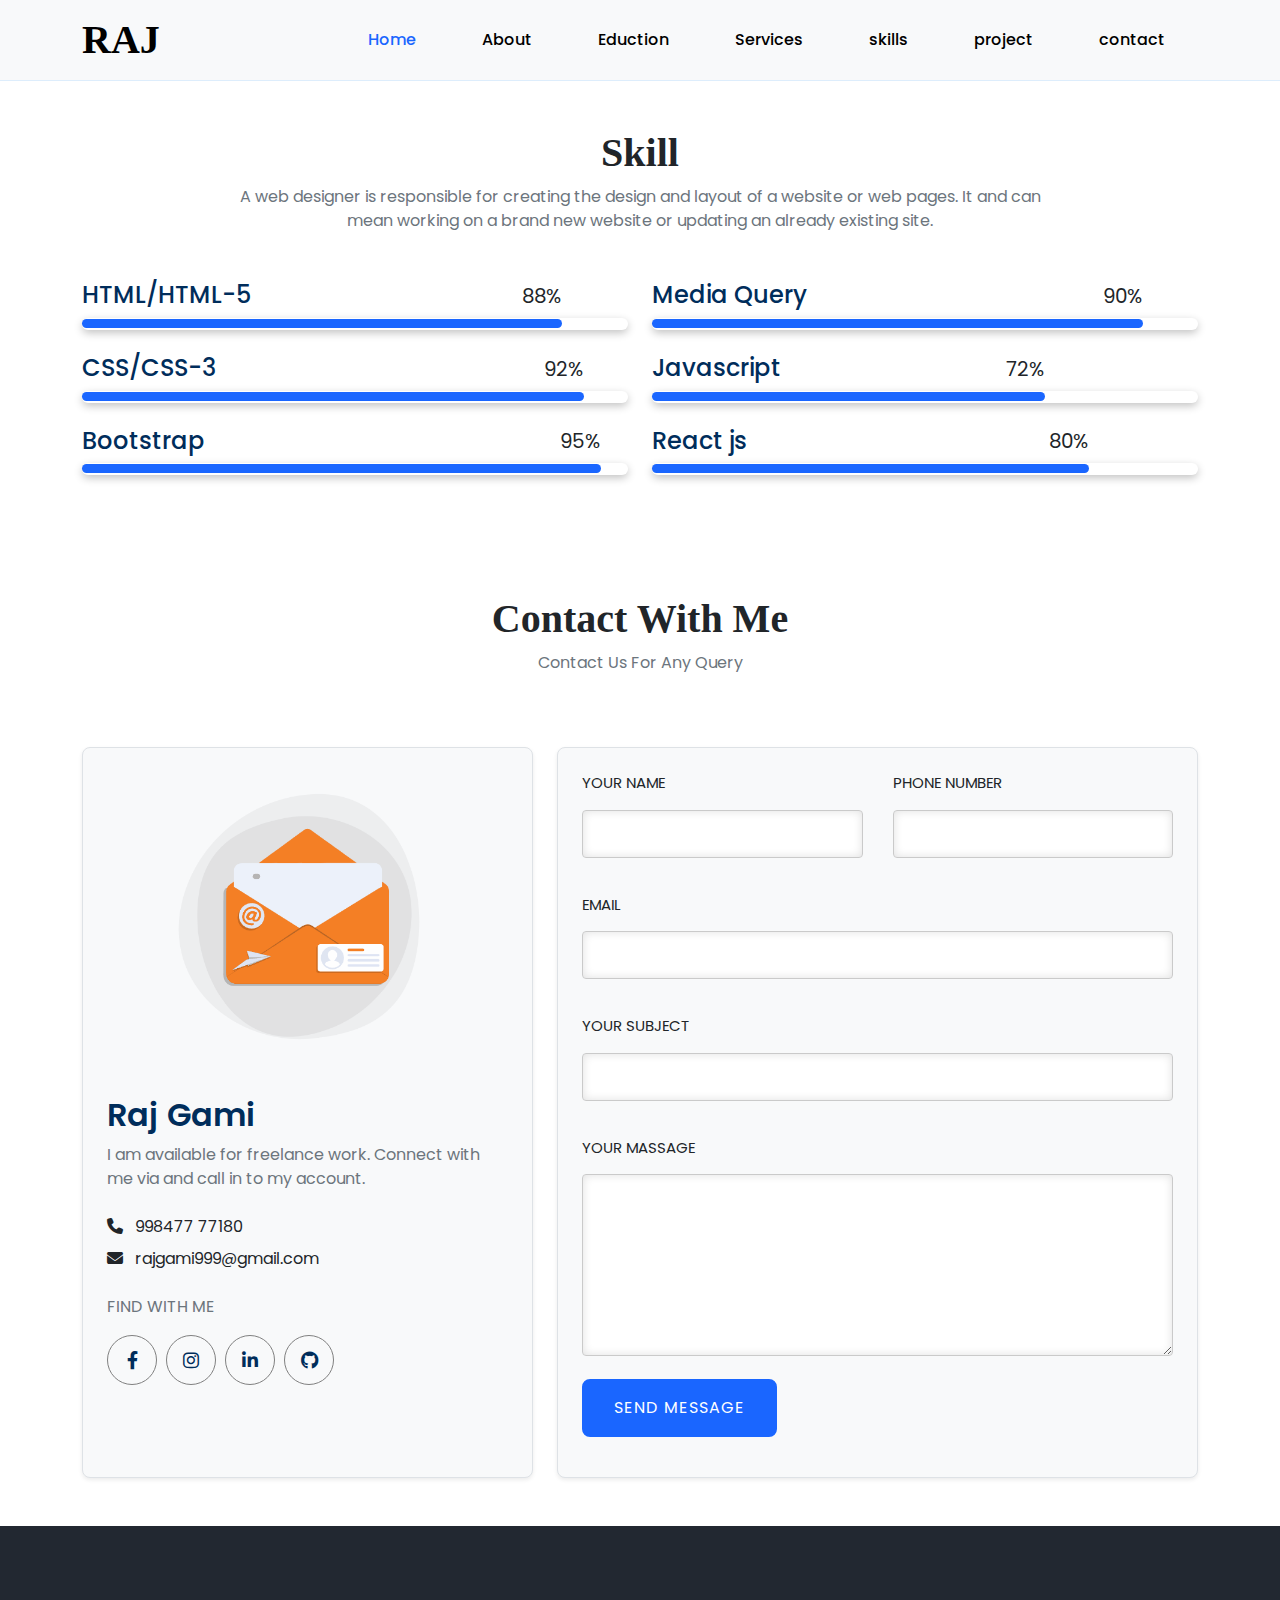
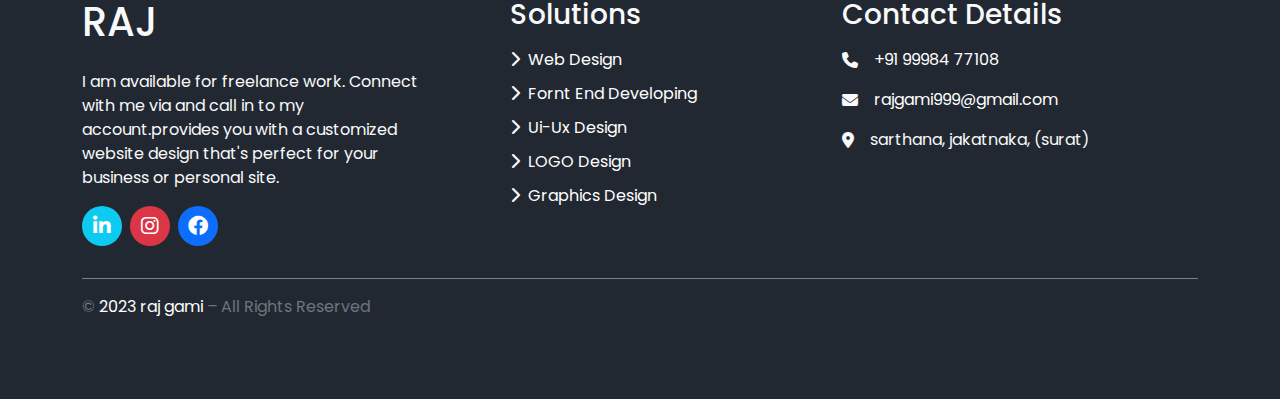
<file: my potfoliyo/Skills.html>
<!DOCTYPE html>
<html lang="en">
<head>
    <meta charset="UTF-8">
    <meta name="viewport" content="width=device-width, initial-scale=1.0">
    <title>Document</title>

     <!-- --------boostreap css file -->
     <link rel="stylesheet" href="css/bootstrap.min.css">
     <!-- --------font awesome icon css file -->
     <link rel="stylesheet" href="css/all.min.css">
     <!--custom css file  -->
     <link rel="stylesheet" href="css/potfoliyo_style.css">
     <!-- ---------------js file---------- -->
     <link rel="stylesheet" href="css/owl.carousel.min.css">
     <link rel="stylesheet" href="css/owl.theme.default.min.css">
 
</head>
<body>
    <!-- =============================nave bar============================= -->
    <div class="main_header">
        <nav class="navbar navbar-expand-lg bg-body-tertiary px-4  bg_theme">
              <div class="container">
                    <a class="navbar-brand" href="#">
                          <h1 class="fw-semibold m-0"> RAJ</h1>
                    </a>
                    <button class="navbar-toggler rounded-0" type="button" data-bs-toggle="collapse"
                          data-bs-target="#navbarSupportedContent" aria-controls="navbarSupportedContent"
                          aria-expanded="false" aria-label="Toggle navigation">
                          <span class="navbar-toggler-icon"></span>
                    </button>
                    <div class="collapse navbar-collapse" id="navbarSupportedContent">
                          <ul class="navbar-nav ms-auto mb-2 mb-lg-0">
                                <li class="nav-item">
                                      <a class="nav-link active" aria-current="page" href="index.html">Home</a>
                                </li>
                                <li class="nav-item">
                                      <a class="nav-link" href="About.html">About</a>
                                </li>
                                <li class="nav-item">
                                      <a class="nav-link" href="Eduction.html">Eduction </a>
                                </li>
                                <li class="nav-item">
                                      <a class="nav-link" href="Services.html">Services</a>
                                </li>
                                <li class="nav-item">
                                      <a class="nav-link" href="Skills.html">skills</a>
                                </li>
                                <li class="nav-item">
                                      <a class="nav-link" href="#">project</a>
                                </li>
                                <li class="nav-item">
                                      <a class="nav-link" href="Contact.html">contact</a>
                                </li>
                          </ul>
                    </div>
              </div>
        </nav>
  </div>
    <!-- ================================================= -->

      <!-- ======================================skill section=========================== -->
      <section>
        <div class="skill container-fluid py-5" id="skill">
            <div class="container">
                <div class="title_text text-center w-75 m-auto mb-5">
                    <h1 class="fw-bold">Skill</h1>
                    <p class="text-secondary">A web designer is responsible for creating the design and layout
                        of a
                        website or web pages. It and can mean working on a brand new website or updating an
                        already
                        existing site.</p>
                </div>
                <div class="row justify-content-between">
                    <div class="col-md-6">
                        <div class="pogress_row mb-4">
                            <div class="pogres_text">
                                <h4>HTML/HTML-5</h4>
                                <div class="pogress">
                                    <div class="move_pogress move_pogress3">
                                        <span>88%</span>
                                    </div>
                                </div>
                            </div>
                        </div>

                        <div class="pogress_row mb-4">
                            <div class="pogres_text">
                                <h4>CSS/CSS-3</h4>
                                <div class="pogress">
                                    <div class="move_pogress move_pogress4">
                                        <span>92%</span>
                                    </div>
                                </div>
                            </div>
                        </div>
                        <div class="pogress_row mb-4">
                            <div class="pogres_text">
                                <h4>Bootstrap</h4>
                                <div class="pogress">
                                    <div class="move_pogress move_pogress5">
                                        <span>95%</span>
                                    </div>
                                </div>
                            </div>
                        </div>
                    </div>
                    <div class="col-md-6">
                        <div class="pogress_row mb-4">
                            <div class="pogres_text">
                                <h4>Media Query</h4>
                                <div class="pogress">
                                    <div class="move_pogress move_pogress6">
                                        <span>90%</span>
                                    </div>
                                </div>
                            </div>
                        </div>

                        <div class="pogress_row mb-4">
                            <div class="pogres_text">
                                <h4>Javascript</h4>
                                <div class="pogress">
                                    <div class="move_pogress move_pogress7">
                                        <span>72%</span>
                                    </div>
                                </div>
                            </div>
                        </div>

                        <div class="pogress_row mb-4">
                            <div class="pogres_text">
                                <h4>React js</h4>
                                <div class="pogress">
                                    <div class="move_pogress move_pogress8">
                                        <span>80%</span>
                                    </div>
                                </div>
                            </div>
                        </div>

                    </div>
                </div>
            </div>
        </div>
    </section>
    <!-- ===============================skill section end======================================== -->

    <!-- =======================================contact start ================================ -->
    <section>
        <div class="contact_part py-5" id="contact">
            <div class="container">
                <div class="title_text text-center w-75 m-auto mb-5">
                    <h1 class="fw-bold">Contact With Me</h1>
                    <p class="text-secondary">Contact Us For Any Query</p>
                </div>
                <div class="row">
                    <div class="col-lg-5 mt-4">
                        <div class="contact_left p-4">
                            <div class="thumbnail mb-4 text-center">
                                <!-- <img src="images/contact1.png" class="w-100 rounded-4 img-fluid" alt=""> -->
                                <img src="image/animation_500_lgz2zyxn.gif" class="" alt="">
                                <!-- <img src="images/95407-altered-contact-lottie.gif" class="rounded-4 img-fluid" alt=""> -->
                            </div>
                            <div class="title_area">
                                <h2 class="fw-semibold">Raj Gami</h2>
                                <p class="text-secondary">I am available for freelance work. Connect
                                    with me via and
                                    call in to my account.</p>
                            </div>
                            <div class="contact_info mt-4">
                                <a href="tel:+919106752692" class="d-block mb-2 text-dark"><i
                                        class="fa-solid fa-phone me-2"></i> 998477
                                    77180</a>
                                <a href="mailto:milanvamja15@gmail.com?subject=Mail from our Website" target="_blank"
                                    class="d-block text-dark"><i class="fa-solid fa-envelope me-2"></i>
                                    rajgami999@gmail.com</a>
                            </div>
                            <div class="social_info mt-4">
                                <p class="text-secondary">FIND WITH ME</p>
                                <div class="last_icon mt-2">
                                    <a href="https://www.facebook.com/profile.php?id=100032433589950" target="_blank"><i
                                            class="fa-brands fa-facebook-f"></i></a>
                                    <a href="https://www.instagram.com/_raj_gami_999_/" target="_blank"><i
                                            class="fa-brands fa-instagram"></i></a>
                                    <a href="https://www.linkedin.com/in/raj-gami-434495263/" target="_blank"><i
                                            class="fa-brands fa-linkedin-in"></i></a>
                                    <a href="https://github.com/Raj-Gami-0" target="_blank"><i
                                            class="fa-brands fa-github"></i></a>
                                </div>
                            </div>
                        </div>
                    </div>

                    <div class="col-lg-7 mt-4">
                        <div class="right_form_area p-4">
                            <form
                                action="https://script.google.com/macros/s/AKfycbzAlPK_z68aYZ6gTTiceJERC6BcQ3OobOzGpScvRr85tbzzBcEJPB5uLye-EJC076Ds/exec"
                                method="post">
                                <div class="form_row d-flex">
                                    <div class="form_left">
                                        <label for="">Your Name</label>
                                        <input type="text" id="fname" class="form-control1" fdprocessedid="1arr65"
                                            required name="fullname">
                                    </div>
                                    <div class="form_right">
                                        <label for="">phone number</label>
                                        <input type="text" id="fname" class="form-control1" fdprocessedid="rh15uf"
                                            required name="phonenumber">
                                    </div>
                                </div>
                                <div class="form_row">
                                    <label for="">email</label>
                                    <input type="email" id="fname" class="form-control1" fdprocessedid="fywanu" required
                                        name="email">
                                </div>
                                <div class="form_row">
                                    <label for="">Your Subject</label>
                                    <input type="text" id="fname" class="form-control1" fdprocessedid="m6p7f9"
                                        name="subject">
                                </div>
                                <div class="form_row">
                                    <label for="">Your Massage</label>
                                    <textarea type="text" cols="30" rows="7" id="fname" class="form-control2"
                                        name="message"></textarea>
                                </div>
                                <div class="form_row">
                                    <input type="submit" value="Send Message" class="btn1" fdprocessedid="ymu2jm">
                                </div>
                            </form>
                        </div>
                    </div>
                </div>
            </div>
        </div>
    </section>

    <!-- ==========================================footer start========================== -->
    <footer>
        <div class="footer_part container-fluid py-5">
            <div class="container">
                <div class="row justify-content-between">
                    <div class="col-lg-4 mt-4">
                        <div class="footer_part1">
                            <h1 class="mb-4"><a href="index.html" class="text-light">RAJ</a></h1>
                            <p class="text-light">I am available for freelance work. Connect with me via
                                and call in to
                                my account.provides you with a customized website design that's perfect
                                for your
                                business or personal site.</p>
                            <ul class="footer_last_icon mb-4 mt-3 p-0 d-flex">
                                <li class="me-2"><a href="https://www.linkedin.com/in/raj-gami-434495263/"
                                        target="_blank" class="bg-info text-white"><i
                                            class="fa-brands fa-linkedin-in"></i></a></li>
                                <li class="me-2"><a href="https://www.instagram.com/_raj_gami_999_/" target="_blank"
                                        class="bg-danger text-white"><i class="fa-brands fa-instagram"></i></a></li>
                                <li><a href="https://www.facebook.com/profile.php?id=100032433589950" target="_blank"
                                        class="bg-primary text-white"><i class="fa-brands fa-facebook"></i></a>
                                </li>
                            </ul>
                        </div>
                    </div>
                    <div class="col-lg-4 mt-4">
                        <div class="footer_part2 ms-0 ms-lg-5">
                            <h3 class="text-light mb-3">Solutions</h3>
                            <p><i class="fa-solid fa-chevron-right me-2 text-light"></i>Web Design</p>
                            <p><i class="fa-solid fa-chevron-right me-2 text-light"></i>Fornt End
                                Developing</p>
                            <p><i class="fa-solid fa-chevron-right me-2 text-light"></i>Ui-Ux Design</p>
                            <p><i class="fa-solid fa-chevron-right me-2 text-light"></i>LOGO Design</p>
                            <p><i class="fa-solid fa-chevron-right me-2 text-light"></i>Graphics Design
                            </p>
                        </div>
                    </div>
                    <div class="col-lg-4 mt-4">
                        <div class="footer_part3">
                            <h3 class="mb-3 text-light">Contact Details</h3>
                            <ul class="footer_contact_info m-0 p-0 text-light">
                                <li class="d-flex align-items-center mb-3"><i class="fa-solid fa-phone"></i>
                                    <a href="tel:+919998477108">
                                        <p class="mb-0 ms-3">+91 99984 77108</p>
                                    </a>
                                </li>
                                <li class="d-flex align-items-center mb-3"><i class="fa-solid fa-envelope"></i>
                                    <a href="mailto:rajgami999      @gmail.com?subject=Mail from our Website"
                                        target="_blank">
                                        <p class="mb-0 ms-3">rajgami999@gmail.com</p>
                                    </a>
                                </li>
                                <li class="d-flex align-items-center mb-3"><i class="fa-solid fa-location-dot"></i>
                                    <p class="mb-0 ms-3">sarthana, jakatnaka, (surat)</p>
                                </li>
                            </ul>
                        </div>
                    </div>
                </div>

                <div class="copy_right_part py-3 mt-2">
                    <p class="text-secondary">© <span class="text-white">2023 raj gami</span> – All Rights
                        Reserved
                    </p>
                </div>
            </div>
        </div>
    </footer>
    <!-- ====================================footer end========================= -->
    <!--============================== boostrep js file---==================-----===========- -->
    <script src="js/bootstrap.bundle.min.js"></script>
    <!-- js file -->
    <script src="js/jquery-3.6.3.min.js"></script>
    <script src="js/owl.carousel.min.js"></script>
    <script src="js/potfoliyo_script.js"></script>
</body>
</html>
</file>
<file: my potfoliyo/css/potfoliyo_style.css>
/* poppins-200 - latin */
@font-face {
    font-display: swap;
    /* Check https://developer.mozilla.org/en-US/docs/Web/CSS/@font-face/font-display for other options. */
    font-family: 'Poppins';
    font-style: normal;
    font-weight: 200;
    src: url('../fonts/poppins-v20-latin-200.eot');
    /* IE9 Compat Modes */
    src: url('../fonts/poppins-v20-latin-200.eot?#iefix') format('embedded-opentype'),
        /* IE6-IE8 */
        url('../fonts/poppins-v20-latin-200.woff2') format('woff2'),
        /* Super Modern Browsers */
        url('../fonts/poppins-v20-latin-200.woff') format('woff'),
        /* Modern Browsers */
        url('../fonts/poppins-v20-latin-200.ttf') format('truetype'),
        /* Safari, Android, iOS */
        url('../fonts/poppins-v20-latin-200.svg#Poppins') format('svg');
    /* Legacy iOS */
}

/* poppins-300 - latin */
@font-face {
    font-display: swap;
    /* Check https://developer.mozilla.org/en-US/docs/Web/CSS/@font-face/font-display for other options. */
    font-family: 'Poppins';
    font-style: normal;
    font-weight: 300;
    src: url('../fonts/poppins-v20-latin-300.eot');
    /* IE9 Compat Modes */
    src: url('../fonts/poppins-v20-latin-300.eot?#iefix') format('embedded-opentype'),
        /* IE6-IE8 */
        url('../fonts/poppins-v20-latin-300.woff2') format('woff2'),
        /* Super Modern Browsers */
        url('../fonts/poppins-v20-latin-300.woff') format('woff'),
        /* Modern Browsers */
        url('../fonts/poppins-v20-latin-300.ttf') format('truetype'),
        /* Safari, Android, iOS */
        url('../fonts/poppins-v20-latin-300.svg#Poppins') format('svg');
    /* Legacy iOS */
}

/* poppins-regular - latin */
@font-face {
    font-display: swap;
    /* Check https://developer.mozilla.org/en-US/docs/Web/CSS/@font-face/font-display for other options. */
    font-family: 'Poppins';
    font-style: normal;
    font-weight: 400;
    src: url('../fonts/poppins-v20-latin-regular.eot');
    /* IE9 Compat Modes */
    src: url('../fonts/poppins-v20-latin-regular.eot?#iefix') format('embedded-opentype'),
        /* IE6-IE8 */
        url('../fonts/poppins-v20-latin-regular.woff2') format('woff2'),
        /* Super Modern Browsers */
        url('../fonts/poppins-v20-latin-regular.woff') format('woff'),
        /* Modern Browsers */
        url('../fonts/poppins-v20-latin-regular.ttf') format('truetype'),
        /* Safari, Android, iOS */
        url('../fonts/poppins-v20-latin-regular.svg#Poppins') format('svg');
    /* Legacy iOS */
}

/* poppins-500 - latin */
@font-face {
    font-display: swap;
    /* Check https://developer.mozilla.org/en-US/docs/Web/CSS/@font-face/font-display for other options. */
    font-family: 'Poppins';
    font-style: normal;
    font-weight: 500;
    src: url('../fonts/poppins-v20-latin-500.eot');
    /* IE9 Compat Modes */
    src: url('../fonts/poppins-v20-latin-500.eot?#iefix') format('embedded-opentype'),
        /* IE6-IE8 */
        url('../fonts/poppins-v20-latin-500.woff2') format('woff2'),
        /* Super Modern Browsers */
        url('../fonts/poppins-v20-latin-500.woff') format('woff'),
        /* Modern Browsers */
        url('../fonts/poppins-v20-latin-500.ttf') format('truetype'),
        /* Safari, Android, iOS */
        url('../fonts/poppins-v20-latin-500.svg#Poppins') format('svg');
    /* Legacy iOS */
}

/* poppins-600 - latin */
@font-face {
    font-display: swap;
    /* Check https://developer.mozilla.org/en-US/docs/Web/CSS/@font-face/font-display for other options. */
    font-family: 'Poppins';
    font-style: normal;
    font-weight: 600;
    src: url('../fonts/poppins-v20-latin-600.eot');
    /* IE9 Compat Modes */
    src: url('../fonts/poppins-v20-latin-600.eot?#iefix') format('embedded-opentype'),
        /* IE6-IE8 */
        url('../fonts/poppins-v20-latin-600.woff2') format('woff2'),
        /* Super Modern Browsers */
        url('../fonts/poppins-v20-latin-600.woff') format('woff'),
        /* Modern Browsers */
        url('../fonts/poppins-v20-latin-600.ttf') format('truetype'),
        /* Safari, Android, iOS */
        url('../fonts/poppins-v20-latin-600.svg#Poppins') format('svg');
    /* Legacy iOS */
}

/* poppins-700 - latin */
@font-face {
    font-display: swap;
    /* Check https://developer.mozilla.org/en-US/docs/Web/CSS/@font-face/font-display for other options. */
    font-family: 'Poppins';
    font-style: normal;
    font-weight: 700;
    src: url('../fonts/poppins-v20-latin-700.eot');
    /* IE9 Compat Modes */
    src: url('../fonts/poppins-v20-latin-700.eot?#iefix') format('embedded-opentype'),
        /* IE6-IE8 */
        url('../fonts/poppins-v20-latin-700.woff2') format('woff2'),
        /* Super Modern Browsers */
        url('../fonts/poppins-v20-latin-700.woff') format('woff'),
        /* Modern Browsers */
        url('../fonts/poppins-v20-latin-700.ttf') format('truetype'),
        /* Safari, Android, iOS */
        url('../fonts/poppins-v20-latin-700.svg#Poppins') format('svg');
    /* Legacy iOS */
}

/* poppins-800 - latin */
@font-face {
    font-display: swap;
    /* Check https://developer.mozilla.org/en-US/docs/Web/CSS/@font-face/font-display for other options. */
    font-family: 'Poppins';
    font-style: normal;
    font-weight: 800;
    src: url('../fonts/poppins-v20-latin-800.eot');
    /* IE9 Compat Modes */
    src: url('../fonts/poppins-v20-latin-800.eot?#iefix') format('embedded-opentype'),
        /* IE6-IE8 */
        url('../fonts/poppins-v20-latin-800.woff2') format('woff2'),
        /* Super Modern Browsers */
        url('../fonts/poppins-v20-latin-800.woff') format('woff'),
        /* Modern Browsers */
        url('../fonts/poppins-v20-latin-800.ttf') format('truetype'),
        /* Safari, Android, iOS */
        url('../fonts/poppins-v20-latin-800.svg#Poppins') format('svg');
    /* Legacy iOS */
}

/* poppins-900 - latin */
@font-face {
    font-display: swap;
    /* Check https://developer.mozilla.org/en-US/docs/Web/CSS/@font-face/font-display for other options. */
    font-family: 'Poppins';
    font-style: normal;
    font-weight: 900;
    src: url('../fonts/poppins-v20-latin-900.eot');
    /* IE9 Compat Modes */
    src: url('../fonts/poppins-v20-latin-900.eot?#iefix') format('embedded-opentype'),
        /* IE6-IE8 */
        url('../fonts/poppins-v20-latin-900.woff2') format('woff2'),
        /* Super Modern Browsers */
        url('../fonts/poppins-v20-latin-900.woff') format('woff'),
        /* Modern Browsers */
        url('../fonts/poppins-v20-latin-900.ttf') format('truetype'),
        /* Safari, Android, iOS */
        url('../fonts/poppins-v20-latin-900.svg#Poppins') format('svg');
    /* Legacy iOS */

}
.top_header_fix {
    background-color: white !important;
    position: fixed;
    top: 0;
    left: 0;
    right: 0;
    z-index: 102;
    animation: header 1s;
  }
  
  @keyframes header {
    from {
      transform: translateY(-100%);
    }
  
    to {
      transform: translateY(0);
    }
  }
  /* .main_header{
    position: fixed;
    top: 0;
    width: 100%;
  } */
/* =========================scrolr top================= */
#scroll_top {
    color: var(--oreange-color);
    width: 50px;
    height: 50px;
    border-radius: 50%;
    background-color: #8181ec53;
    border: 1px solid var(--oreange-color);
    text-align: center;
    line-height: 50px;
    font-size: 22px;
    position: fixed;
    bottom: 20px;
    right: 20px;
    cursor: pointer;
    transition: 1s;
    opacity: 0;
    z-index: 5555;
}
#scroll_top i {
    animation: up-down 1s alternate infinite;
}

@keyframes up-down {
    0% {
        transform: translatey(-4px);
    }

    100% {
        transform: translatey(4px);
    }
}

/* ==================================heder section start ======================================= */
@media screen and (min-width:1200px) {
    .container {
      max-width: 1140px
    }
  }
  


* {
    margin: 0;
    padding: 0;
    box-sizing: border-box;
}

:root {
    --black-color: black;
    --oreange-color:#1a66ff;
    --blue-color:#002d5b;
    --white-color:#fff;
}
.blue_color{
    color: #002d5b;
}
h1{
    font-family: Rufina, serif ;
}
body {
    font-family: Poppins;
}

a {
    text-decoration: none;
}

li {
    list-style: none;
}

.navbar-nav li a {
    padding: 20px 25px;
    color: var(--black-color);
    transition: 0.3s;
    font-weight: 500;
}
.navbar-nav li {
    padding: 0px 25px;
}
.navbar-nav .nav-item .nav-link.active,
.navbar-nav .nav-item .nav-link:hover {
    color: var(--oreange-color);
}
.bg_theme {
    background-color: white;
    border-bottom: 1px solid #DDEDFC;
}

/* ================================= my potfoliyo ================================== */
.inner_text h6{
    font-weight: 600;
    font-family: 'Poppins', sans-serif !important;
    letter-spacing: 1px;
    color: #1a66ff;
}
.inner_text h1{
    color: var(--blue-color);
    /* font-family: Rufina, serif ; */
}
.word {
    position: absolute;
    opacity: 0;
}
.letter {
    display: inline-block;
    position: relative;
    transform: translateZ(25px);
    transform-origin: 50% 50% 25px;
}

.letter.out {
    transform: rotateX(90deg);
    transition: transform 0.32s cubic-bezier(0.55, 0.055, 0.675, 0.19);
}

.letter.behind {
    transform: rotateX(-90deg);
}

.letter.in {
    transform: rotateX(0deg);
    transition: transform 0.38s cubic-bezier(0.175, 0.885, 0.32, 1.275);
}

.wisteria {
    color: var(--blue-color);
}
.belize {
    color: var(--blue-color);
}
.first_btn .hire_btn {
    color: var(--white-color);
    background-color: var(--oreange-color);
    border: 2px solid var(--oreange-color);
    transition: 0.5s;
    border-radius: 30px;
    font-size: 15px;
    letter-spacing: 2px;
    padding: 10px 30px;
    display: inline-block;
}

.first_btn .hire_btn:hover {
    background-color: transparent;
    border: 2px solid var(--oreange-color);
    color: var(--oreange-color);
}

.first_btn .work_btn {
    color: var(--oreange-color);
    background-color: transparent;
    border: 2px solid var(--oreange-color);
    transition: 0.5s;
    border-radius: 30px;
    font-size: 15px;
    letter-spacing: 2px;
    padding: 10px 25px;
    display: inline-block;
}

.first_btn .work_btn:hover {
    color: var(--white-color);
    background-color: var(--oreange-color);
    border: 2px solid var(--oreange-color);
}

.social_info {
    margin-top: 25px;
}

.last_icon a {
    width: 50px;
    height: 50px;
    line-height: 50px;
    font-size: 18px;
    color: var(--blue-color);
    margin-right: 5px;
    border-radius: 50%;
    transition: 0.5s;
    display: inline-block;
    text-align: center;
    border: 1px solid gray;
    transition: 0.3s;
}

.last_icon a:hover {
    color: var(--white-color);
    background-color: var(--oreange-color);
    border: 1px solid var(--oreange-color);
}
@media screen and (max-width: 768px){
    .mar .admin_image img{
   margin-bottom: 20px;
}
}
/* =============================== about me ========================== */
.about_part {
    border: 1px solid #d86e691d;
}
.about_img img{
    width: 100%;
    object-fit:cover;
}
.about_info li {
    margin-bottom: 10px;
}
.about_info li span:first-child {
    width: 125px;
    font-weight: 600;
}
.text-orange {
    color: #1a66ff !important;
}
.cv_btn {
    padding: 12px 25px;
    display: inline-block;
    color: var(--white-color);
    background-color: var(--oreange-color);
    border: 2px solid var(--oreange-color);
    transition: 0.5s;
    border-radius: 30px;
    font-size: 15px;
    letter-spacing: 2px;
}
.cv_btn:hover {
    background-color: transparent !important;
    border: 2px solid var(--oreange-color);
    color: var(--oreange-color);
}
/* =================================Education start====================================== */

.box {
    border-radius: 4px;
    box-shadow: 0 0.125rem 0.25rem rgb(0 0 0 / 8%) !important;
    border-top: 1px solid rgb(182, 182, 182);
    border-left: 1px solid rgb(182, 182, 182);
    border-right: 1px solid rgb(182, 182, 182);
    background-color: #f8f9fa !important;
    transition: 0.3s;
    border-bottom: 4px solid rgb(182, 182, 182);
}

.box:hover {
    transform: translatey(5px);
    box-shadow: rgba(17, 17, 26, 0.1) 0px 1px 0px, rgba(17, 17, 26, 0.1) 0px 8px 24px, rgba(17, 17, 26, 0.1) 0px 16px 40px;
    border-top: 1px solid #1a66ff;
    border-left: 1px solid #1a66ff;
    border-right: 1px solid #1a66ff;
    border-bottom: 4px solid #1a66ff;

}

.education_imag {
    text-align: center;
}

.education_imag img {
    width: 60px;
}

.box h5 {
    font-family: 'Poppins', sans-serif !important;
}
/* ==========================================secrvice section start =======================*/
.cart_image img {
    width: 100px;
}

.cart {
    box-shadow: 0 0 29px 0 rgba(68, 88, 144, 0.12);
    position: relative;
    overflow: hidden;
}

.rouded_layer {
    position: absolute;
    color: white;
    top: -40px;
    right: -60px;
    width: 100px;
    height: 100px;
    border-radius: 50%;
    background-color:  #1a66ff;
    overflow: hidden;
    transition: 0.8s;
    z-index: -1;
}

.cart h4 {
    font-family: 'Poppins', sans-serif !important;
}

.cart:hover .rouded_layer {
    top: 0;
    right: 0;
    width: 200%;
    height: 500%;
    /* border-radius: 0; */
}
/* ========================================contact=========================== */
.thumbnail img {
    width: 300px;
    margin: 0 auto !important;
}

.contact_left {
    box-shadow: 0 0.125rem 0.25rem rgb(0 0 0 / 8%) !important;
    border: 1px solid #dee2e6 !important;
    background-color: #f8f9fa !important;
    border-radius: 8px;
    height: 100%;
}

.title_area h2 {
    color: var(--blue-color);
    font-family: 'Poppins', sans-serif !important;
}

.contact_info a:hover {
    color: var(--oreange-color) !important;
    transition: 0.5s;
}

.right_form_area {
    box-shadow: 0 0.125rem 0.25rem rgb(0 0 0 / 8%) !important;
    border: 1px solid #dee2e6 !important;
    background-color: #f8f9fa !important;
    border-radius: 8px;
}

.form_row {
    gap: 30px;
    margin-bottom: 16px;
}

label {
    display: block;
    margin-bottom: 15px;
    font-size: 15px;
    text-transform: uppercase;
    color: var(--p-teg-color);
}

.form_left,
.form_right {
    width: 50%;
}

.form-control1 {
    width: 100%;
    background-color: white;
    box-shadow: inset 0 0 10px #e0e0e0;
    border-radius: 4px;
    border: 1px solid rgb(202, 202, 202);
    color: var(--blue-color);
    padding: 0.375rem 0.75rem;
    font-size: 16px;
    height: 48px;
    margin-bottom: 20px;
}

.form-control1:focus {
    outline: 1px solid var(--oreange-color);
}

.form-control2 {
    width: 100%;
    height: auto;
    background-color: white;
    box-shadow: inset 0 0 10px #e0e0e0;
    border-radius: 4px;
    border: 1px solid rgb(202, 202, 202);
    color: var(--text-color);
    padding: 0.375rem 0.75rem;
    font-size: 16px;
}

.form-control2:focus {
    outline: 1px solid var(--oreange-color);
}

.form_row .btn1 {
    cursor: pointer;
    background-color: var(--oreange-color);
    padding: 15px 30px;
    border-radius: 8px;
    border: 2px solid var(--oreange-color);
    font-size: 16px;
    color: var(--white-color);
    text-transform: uppercase;
    letter-spacing: 1px;
    transition: 0.5s;
}

.form_row .btn1:hover {
    background-color: transparent;
    border: 2px solid var(--oreange-color);
    color: var(--oreange-color);
}
/* ========================================footer================================= */
.footer_part {
    background-color: #222831;
}

.footer_part1 h1 {
    font-family: 'Poppins', sans-serif !important;
}

.footer_part2 h3 {
    font-family: 'Poppins', sans-serif !important;
}

.footer_part2 p {
    color: var(--white-color);
    transition: 0.5s;
    cursor: pointer;
    margin-bottom: 10px;
}

.footer_part2 p:hover {
    color: var(--oreange-color);
    letter-spacing: 1px;
}

.footer_part3 h3 {
    font-family: 'Poppins', sans-serif !important;
}

.footer_contact_info a {
    color: var(--white-color);
    transition: 0.5s;
}

.footer_contact_info a:hover {
    color: var(--oreange-color);
}

.footer_last_icon li a {
    font-size: 20px;
    text-align: center;
    line-height: 40px;
    width: 40px;
    height: 40px;
    border-radius: 50%;
    display: inline-block;
}

.copy_right_part {
    border-top: 1px solid gray;
}
/* ===============================skill========================= */
.pogress {
    height: 12px;
    box-shadow: rgba(0, 0, 0, 0.24) 0px 3px 8px;
    padding: 1px 0;
    border-radius: 30px;

}

.move_pogress {
    background-color: var(--oreange-color);
    width: 92%;
    height: 9px;
    position: relative;
    border-radius: 30px;
    animation-duration: 2s;
    animation-delay: 2s;
    animation-name: move_pogress;
}

.pogres_text h4 {
    font-family: 'Poppins', sans-serif !important;
    color: var(--blue-color);
}

.move_pogress span {
    color: var(--text-color);
    font-size: 20px;
    position: absolute;
    top: -38px;
    right: 0;
}

.move_pogress3 {
    width: 88%;
    animation-duration: 2.8s;
    animation-delay: 2s;
    animation-name: move_pogress3;
}

@keyframes move_pogress3 {
    0% {
        opacity: 0;
        width: 0;
    }

    100% {
        opacity: 1;
        transform: none;
        width: 88%;
    }
}

.move_pogress4 {
    width: 92%;
    animation-duration: 2.8s;
    animation-delay: 2s;
    animation-name: move_pogress4;
}

@keyframes move_pogress4 {
    0% {
        opacity: 0;
        width: 0;
    }

    100% {
        opacity: 1;
        transform: none;
        width: 92%;
    }
}

.move_pogress5 {
    width: 95%;
    animation-duration: 2.8s;
    animation-delay: 2s;
    animation-name: move_pogress5;
}

@keyframes move_pogress5 {
    0% {
        opacity: 0;
        width: 0;
    }

    100% {
        opacity: 1;
        transform: none;
        width: 95%;
    }
}

.move_pogress6 {
    width: 90%;
    animation-duration: 2.8s;
    animation-delay: 2s;
    animation-name: move_pogress6;
}

@keyframes move_pogress6 {
    0% {
        opacity: 0;
        width: 0;
    }

    100% {
        opacity: 1;
        transform: none;
        width: 90%;
    }
}

.move_pogress7 {
    width: 72%;
    animation-duration: 2.8s;
    animation-delay: 2s;
    animation-name: move_pogress7;
}

@keyframes move_pogress7 {
    0% {
        opacity: 0;
        width: 0;
    }

    100% {
        opacity: 1;
        transform: none;
        width: 72%;
    }
}

.move_pogress8 {
    width: 80%;
    animation-duration: 2.8s;
    animation-delay: 2s;
    animation-name: move_pogress8;
}

@keyframes move_pogress8 {
    0% {
        opacity: 0;
        width: 0;
    }

    100% {
        opacity: 1;
        transform: none;
        width: 80%;
    }
}
</file>
